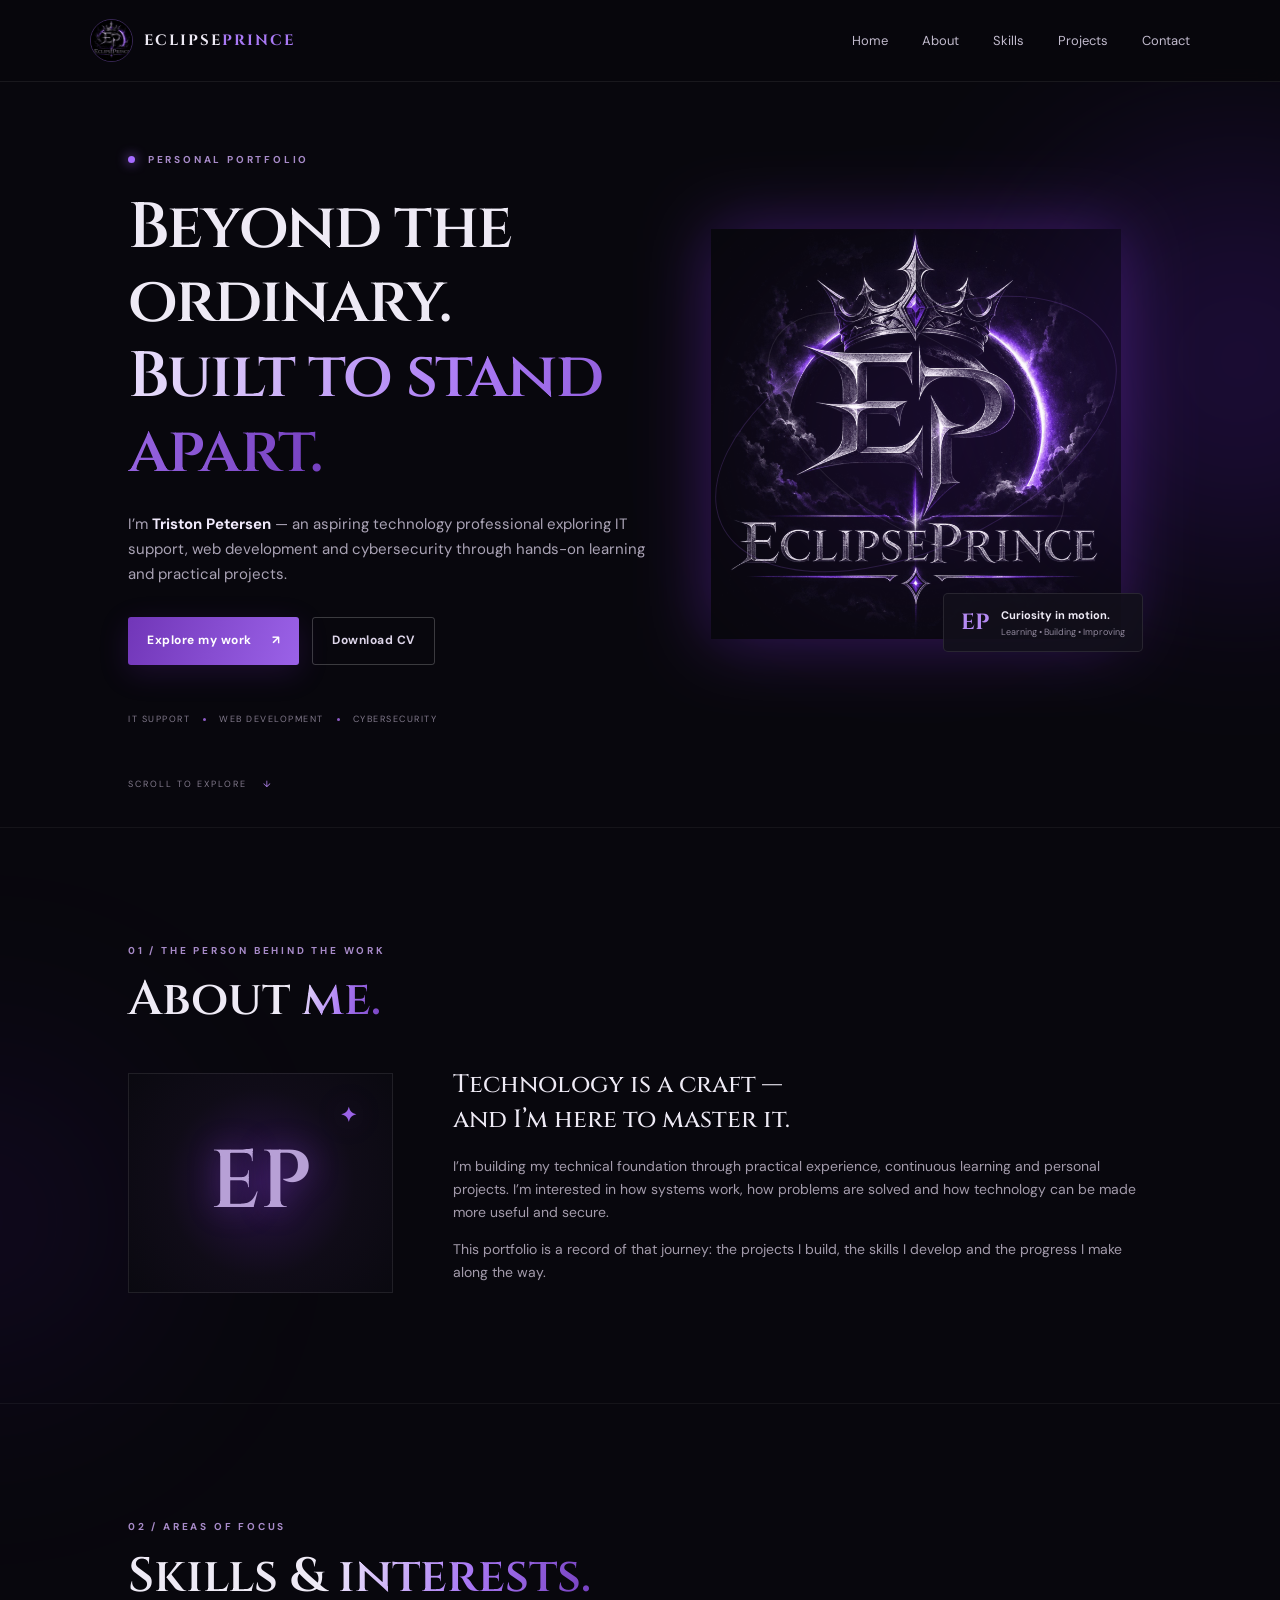
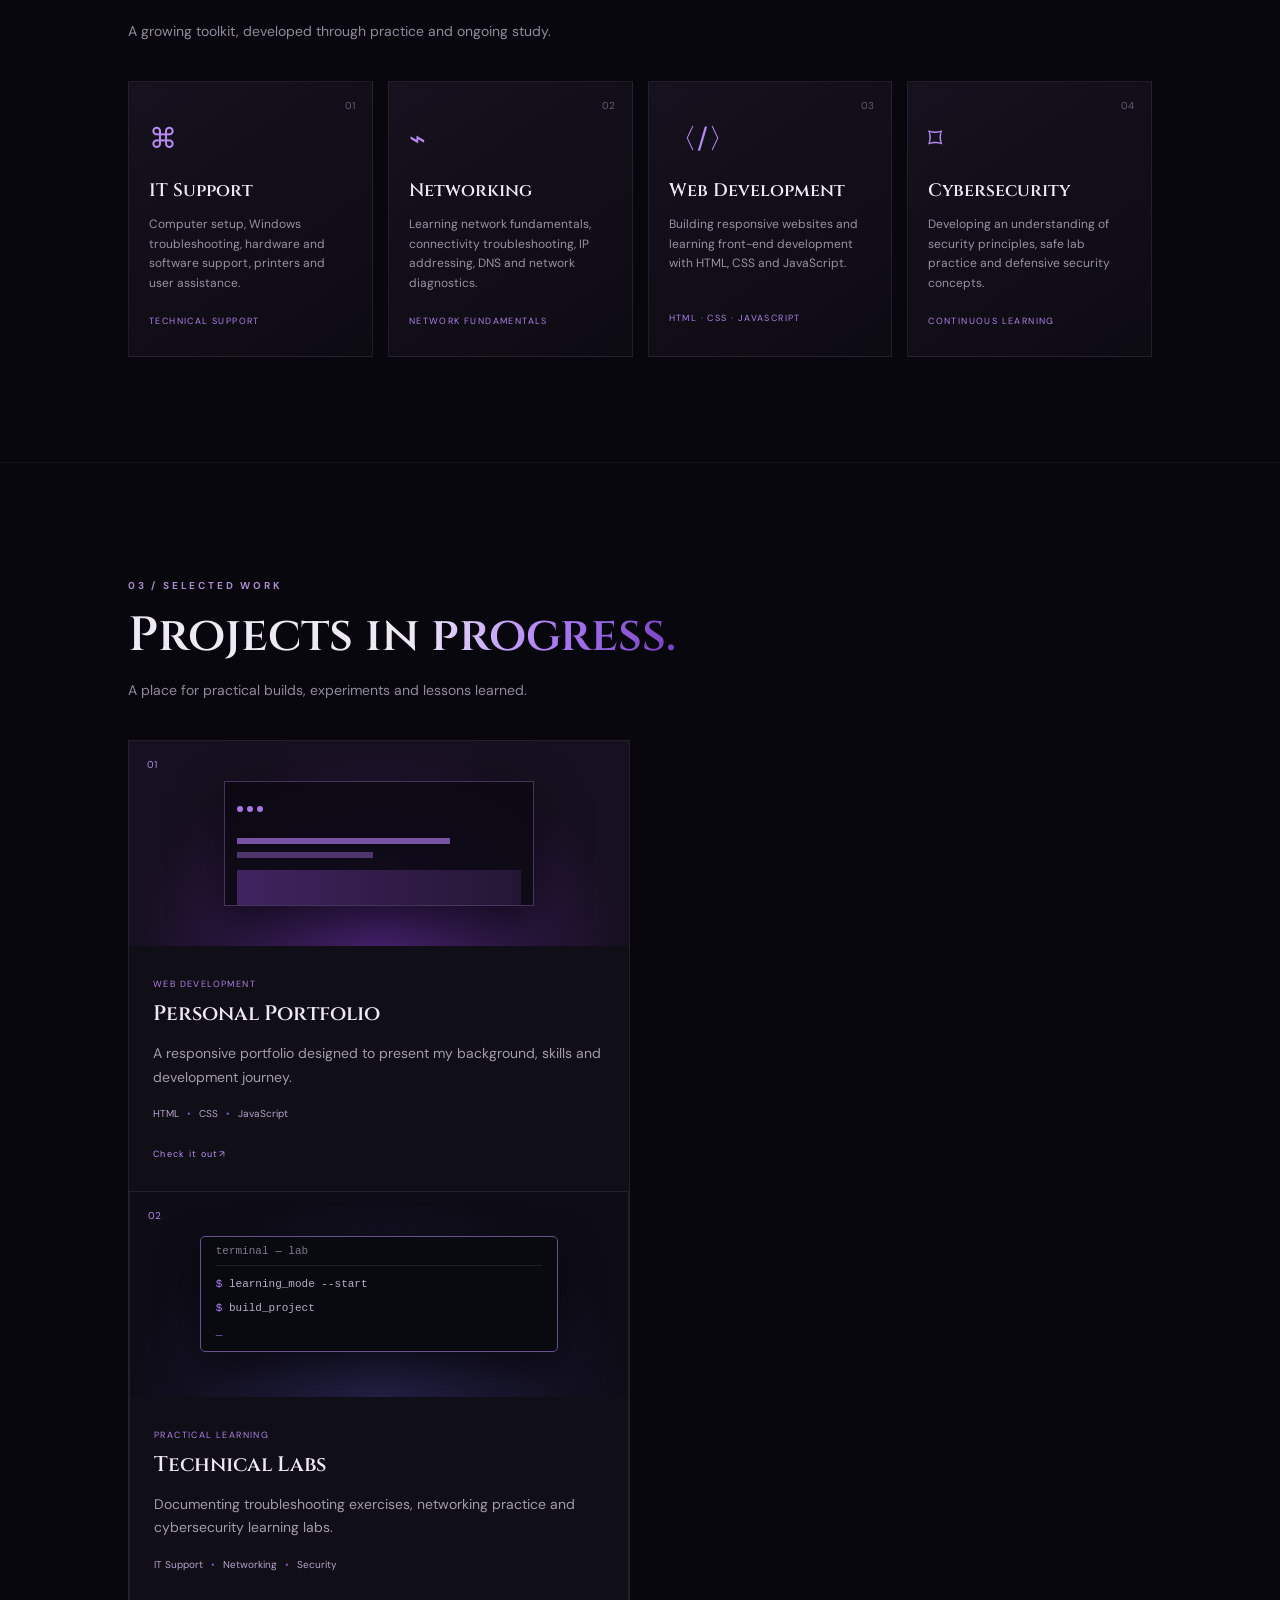
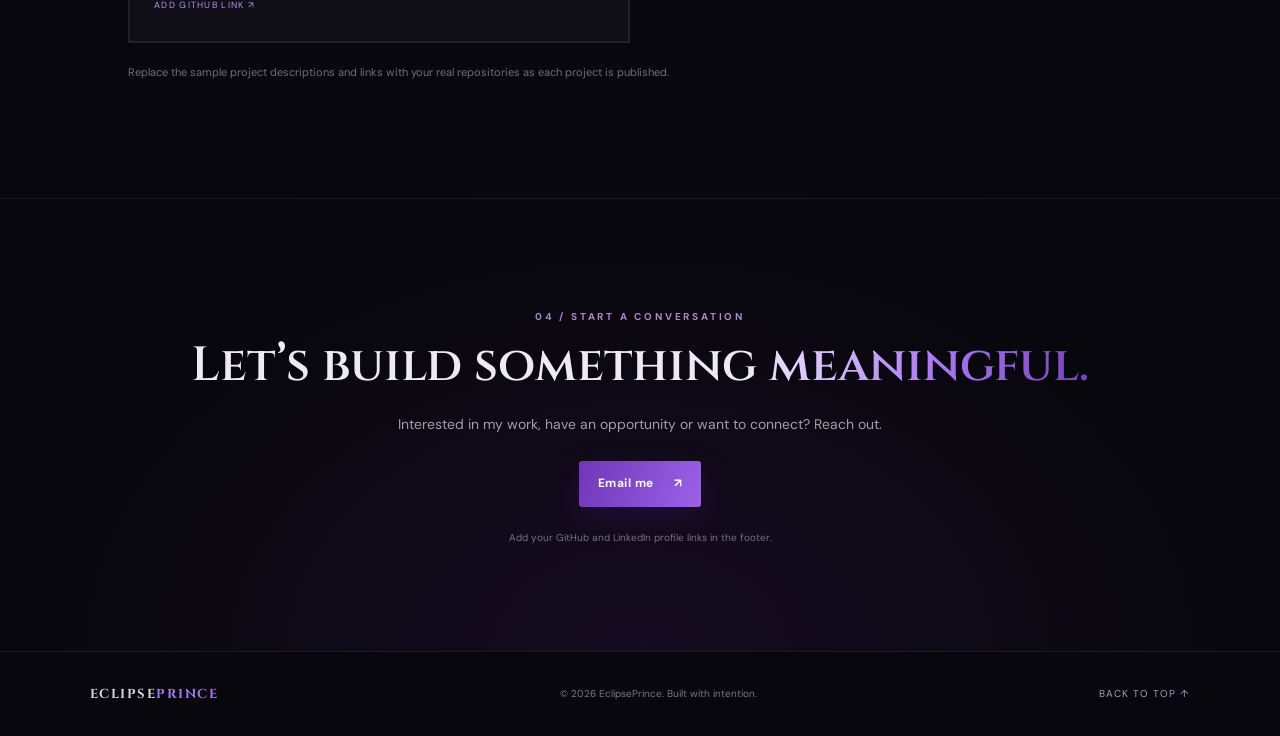
<file: index.html>
<!DOCTYPE html>
<html lang="en">
  <head>
    <meta charset="UTF-8">
    <meta name="viewport" content="width=device-width, initial-scale=1.0">
    <meta name="theme-color" content="#08070d">
    <meta name="description" content="EclipsePrince — personal portfolio showcasing IT, web development and cybersecurity interests and projects.">
    
    <title>EclipsePrince | Personal Portfolio</title>
    
    <link rel="preconnect" href="https://fonts.googleapis.com">
    <link rel="preconnect" href="https://fonts.gstatic.com" crossorigin>
    <link href="https://fonts.googleapis.com/css2?family=DM+Sans:wght@400;500;600;700&family=Cinzel:wght@500;600;700&display=swap" rel="stylesheet">
    <link rel="stylesheet" href="css/style.css">
    <script src="js/script.js" defer></script>
  </head>

  <body>
    <div class="ambient ambient-one"></div>
    <div class="ambient ambient-two"></div>

    <header class="site-header">
      
      <a class="brand" href="#home" aria-label="EclipsePrince home">
        <img src="images/eclipseprince-logo.png" alt="EclipsePrince crowned eclipse logo">
        <span>ECLIPSE<span class="purple">PRINCE</span></span>
      </a>
      
      <button class="menu-toggle" aria-label="Open navigation" aria-expanded="false">☰</button>
      
        <nav class="nav-links" aria-label="Main navigation">
          <a href="index.html">Home</a>
          <a href="about.html">About</a>
          <a href="skills.html">Skills</a>
          <a href="projects.html">Projects</a>
          <a href="contact.html" >Contact</a>
        </nav>
    </header>

    <main>
      <section class="hero section" id="home">
        <div class="hero-copy">
          <p class="eyebrow"><span class="status-dot"></span> PERSONAL PORTFOLIO</p>
          <h1>Beyond the ordinary.<br><span class="gradient-text">Built to stand apart.</span></h1>
          <p class="hero-intro">I’m <strong>Triston Petersen</strong> — an aspiring technology professional exploring IT support, web development and cybersecurity through hands-on learning and practical projects.</p>
          <div class="hero-actions">
            <a class="button button-primary" href="projects.html">Explore my work <span>↗</span></a>
            <a class="button button-quiet" href="Triston_Petersen_Professional_Resume-merged.pdf" download>Download CV</a>
          </div>
          <div class="hero-meta">
            <span>IT SUPPORT</span><i></i><span>WEB DEVELOPMENT</span><i></i><span>CYBERSECURITY</span>
          </div>
        </div>

        <div class="hero-art">
        <div class="orbit orbit-large"></div>
        <div class="orbit orbit-small"></div>
        <div class="logo-halo"></div>
        <img class="hero-logo" src="images/eclipseprince-logo.png" alt="EclipsePrince logo">
        <div class="art-caption"><span>EP</span><div><strong>Curiosity in motion.</strong><small>Learning • Building • Improving</small></div></div>
      </div>
      <a class="scroll-cue" href="#about">SCROLL TO EXPLORE <span>↓</span></a>
      </section>

      <section class="section content-section" id="about">
        <div class="section-heading">
          <p class="eyebrow">01 / THE PERSON BEHIND THE WORK</p>
          <h2>About <span class="gradient-text">me.</span></h2>
        </div>
        <div class="about-grid">
          <div class="about-mark">EP<span>✦</span></div>
          <div class="about-copy">
            <h3>Technology is a craft —<br>and I’m here to master it.</h3>
            <p>I’m building my technical foundation through practical experience, continuous learning and personal projects. I’m interested in how systems work, how problems are solved and how technology can be made more useful and secure.</p>
            <p>This portfolio is a record of that journey: the projects I build, the skills I develop and the progress I make along the way.</p>
          </div>
        </div>
      </section>

      <section class="section content-section" id="skills">
        <div class="section-heading">
          <p class="eyebrow">02 / AREAS OF FOCUS</p>
          <h2>Skills & <span class="gradient-text">interests.</span></h2>
          <p class="section-lead">A growing toolkit, developed through practice and ongoing study.</p>
        </div>
        <div class="skill-grid">
          <article class="skill-card"><span class="card-index">01</span><div class="skill-icon">⌘</div><h3>IT Support</h3><p>Computer setup, Windows troubleshooting, hardware and software support, printers and user assistance.</p><span class="skill-tag">TECHNICAL SUPPORT</span></article>
          <article class="skill-card"><span class="card-index">02</span><div class="skill-icon">⌁</div><h3>Networking</h3><p>Learning network fundamentals, connectivity troubleshooting, IP addressing, DNS and network diagnostics.</p><span class="skill-tag">NETWORK FUNDAMENTALS</span></article>
          <article class="skill-card"><span class="card-index">03</span><div class="skill-icon">〈/〉</div><h3>Web Development</h3><p>Building responsive websites and learning front-end development with HTML, CSS and JavaScript.</p><span class="skill-tag">HTML · CSS · JAVASCRIPT</span></article>
          <article class="skill-card"><span class="card-index">04</span><div class="skill-icon">⌑</div><h3>Cybersecurity</h3><p>Developing an understanding of security principles, safe lab practice and defensive security concepts.</p><span class="skill-tag">CONTINUOUS LEARNING</span></article>
        </div>
      </section>

      <section class="section content-section" id="projects">
      <div class="section-heading">
        <p class="eyebrow">03 / SELECTED WORK</p>
        <h2>Projects in <span class="gradient-text">progress.</span></h2>
        <p class="section-lead">A place for practical builds, experiments and lessons learned.</p>
      </div>
      <div class="project-grid">
        <article class="project-card">
          <div class="project-visual visual-web"><span>01</span><div class="window-ui"><b></b><b></b><b></b><div class="ui-line"></div><div class="ui-line short"></div><div class="ui-block"></div></div></div>
          <div class="project-info"><p class="project-type">WEB DEVELOPMENT</p><h3>Personal Portfolio</h3><p>A responsive portfolio designed to present my background, skills and development journey.</p><span class="tech-list">HTML <i>•</i> CSS <i>•</i> JavaScript</span><a href="https://github.com/EclipsePrince/personal-portfolio" class="project-link" aria-label="Add your repository link for Personal Portfolio">Check it out↗</a></div>
          <article class="project-card">
          <div class="project-visual visual-terminal"><span>02</span><div class="terminal-window"><div class="terminal-top">terminal — lab</div><p><em>$</em> learning_mode --start</p><p><em>$</em> build_project</p><p class="terminal-cursor">_</p></div></div>
          <div class="project-info"><p class="project-type">PRACTICAL LEARNING</p><h3>Technical Labs</h3><p>Documenting troubleshooting exercises, networking practice and cybersecurity learning labs.</p><span class="tech-list">IT Support <i>•</i> Networking <i>•</i> Security</span><a href="#" class="project-link" aria-label="Add your repository link for Technical Labs">ADD GITHUB LINK ↗</a></div>
        </article>
      </div>
      <p class="projects-note">Replace the sample project descriptions and links with your real repositories as each project is published.</p>
      </section>

      <section class="section contact-section" id="contact">
      <p class="eyebrow">04 / START A CONVERSATION</p>
      <h2>Let’s build something <span class="gradient-text">meaningful.</span></h2>
      <p>Interested in my work, have an opportunity or want to connect? Reach out.</p>
      <a class="button button-primary" href="obscureHabit@gmail.com">Email me <span>↗</span></a>
      <div class="social-placeholder">Add your GitHub and LinkedIn profile links in the footer.</div>
    </section>
  </main>

  <footer class="site-footer">
    <a class="footer-brand" href="#home">ECLIPSE<span class="purple">PRINCE</span></a>
    <span>© <span id="year"></span> EclipsePrince. Built with intention.</span>
    <a href="#home" class="back-top">BACK TO TOP ↑</a>
  </footer>    
</body>
</html>
</file>
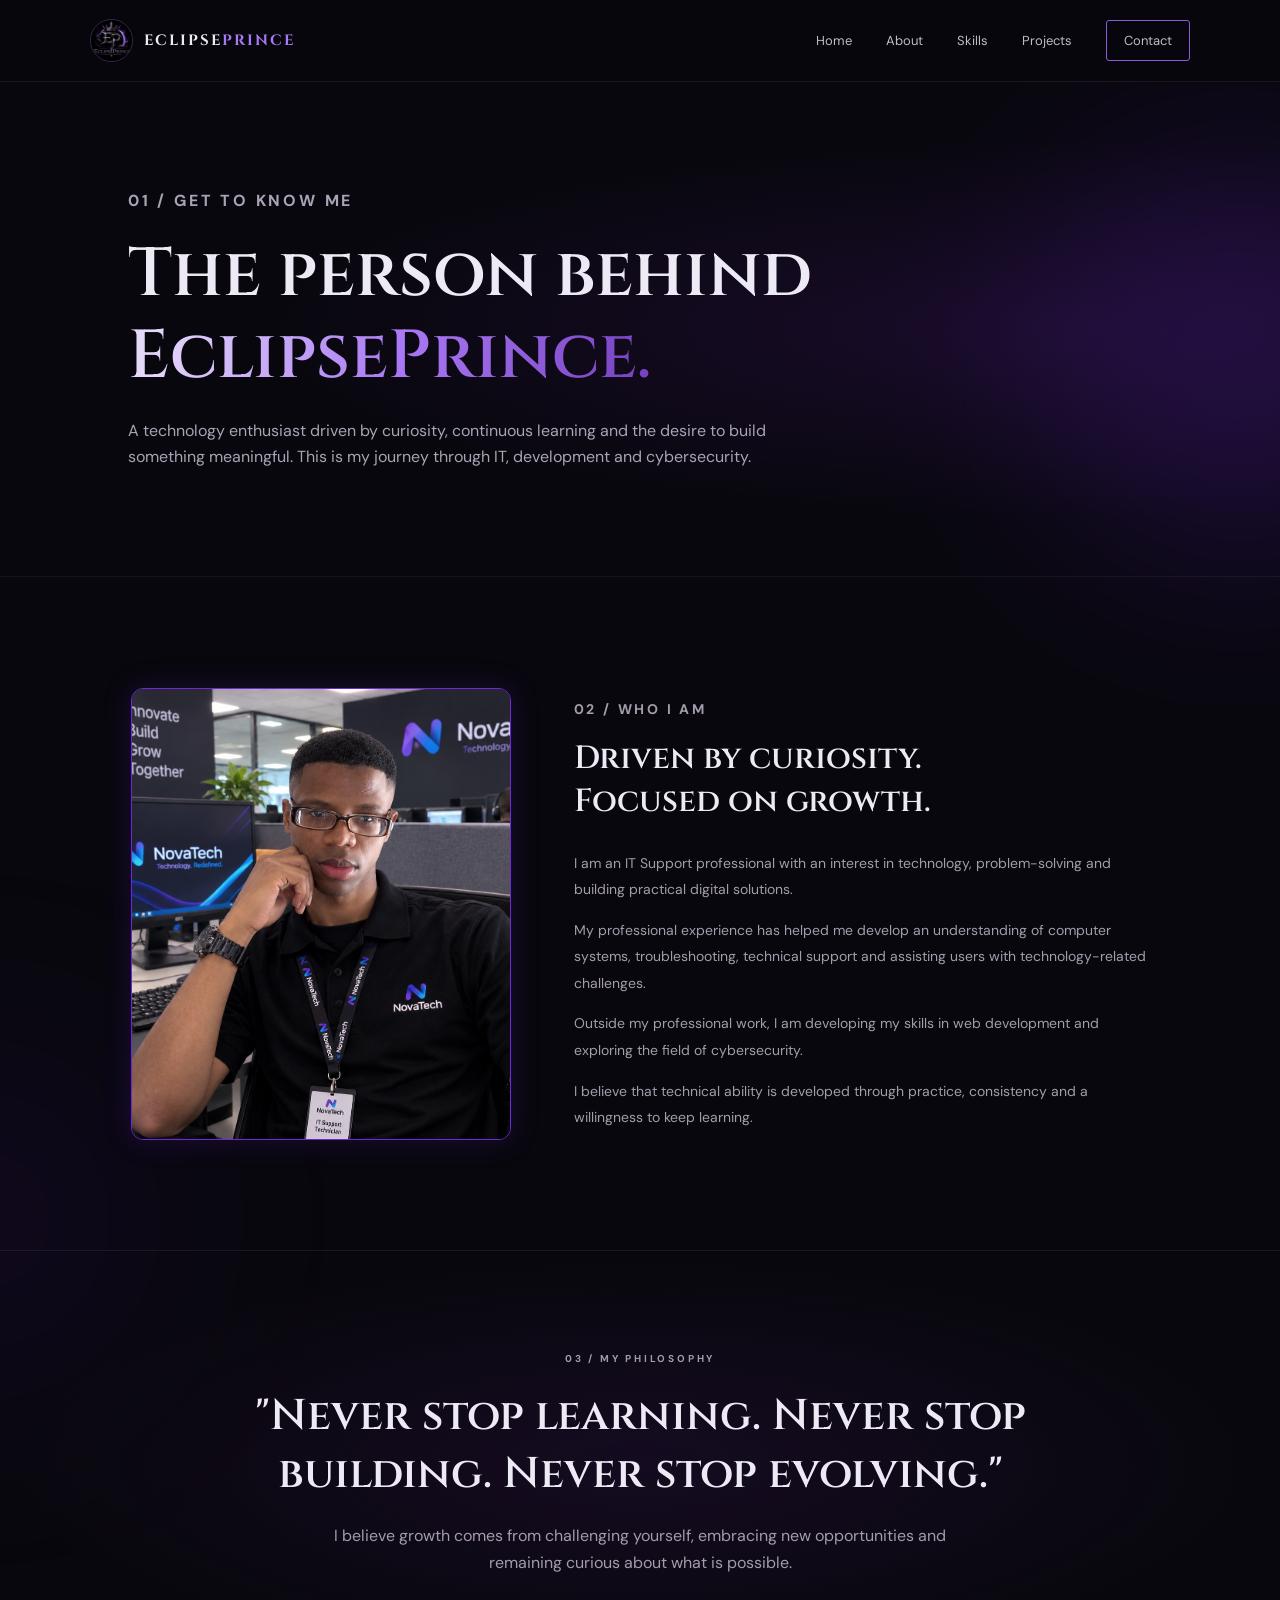
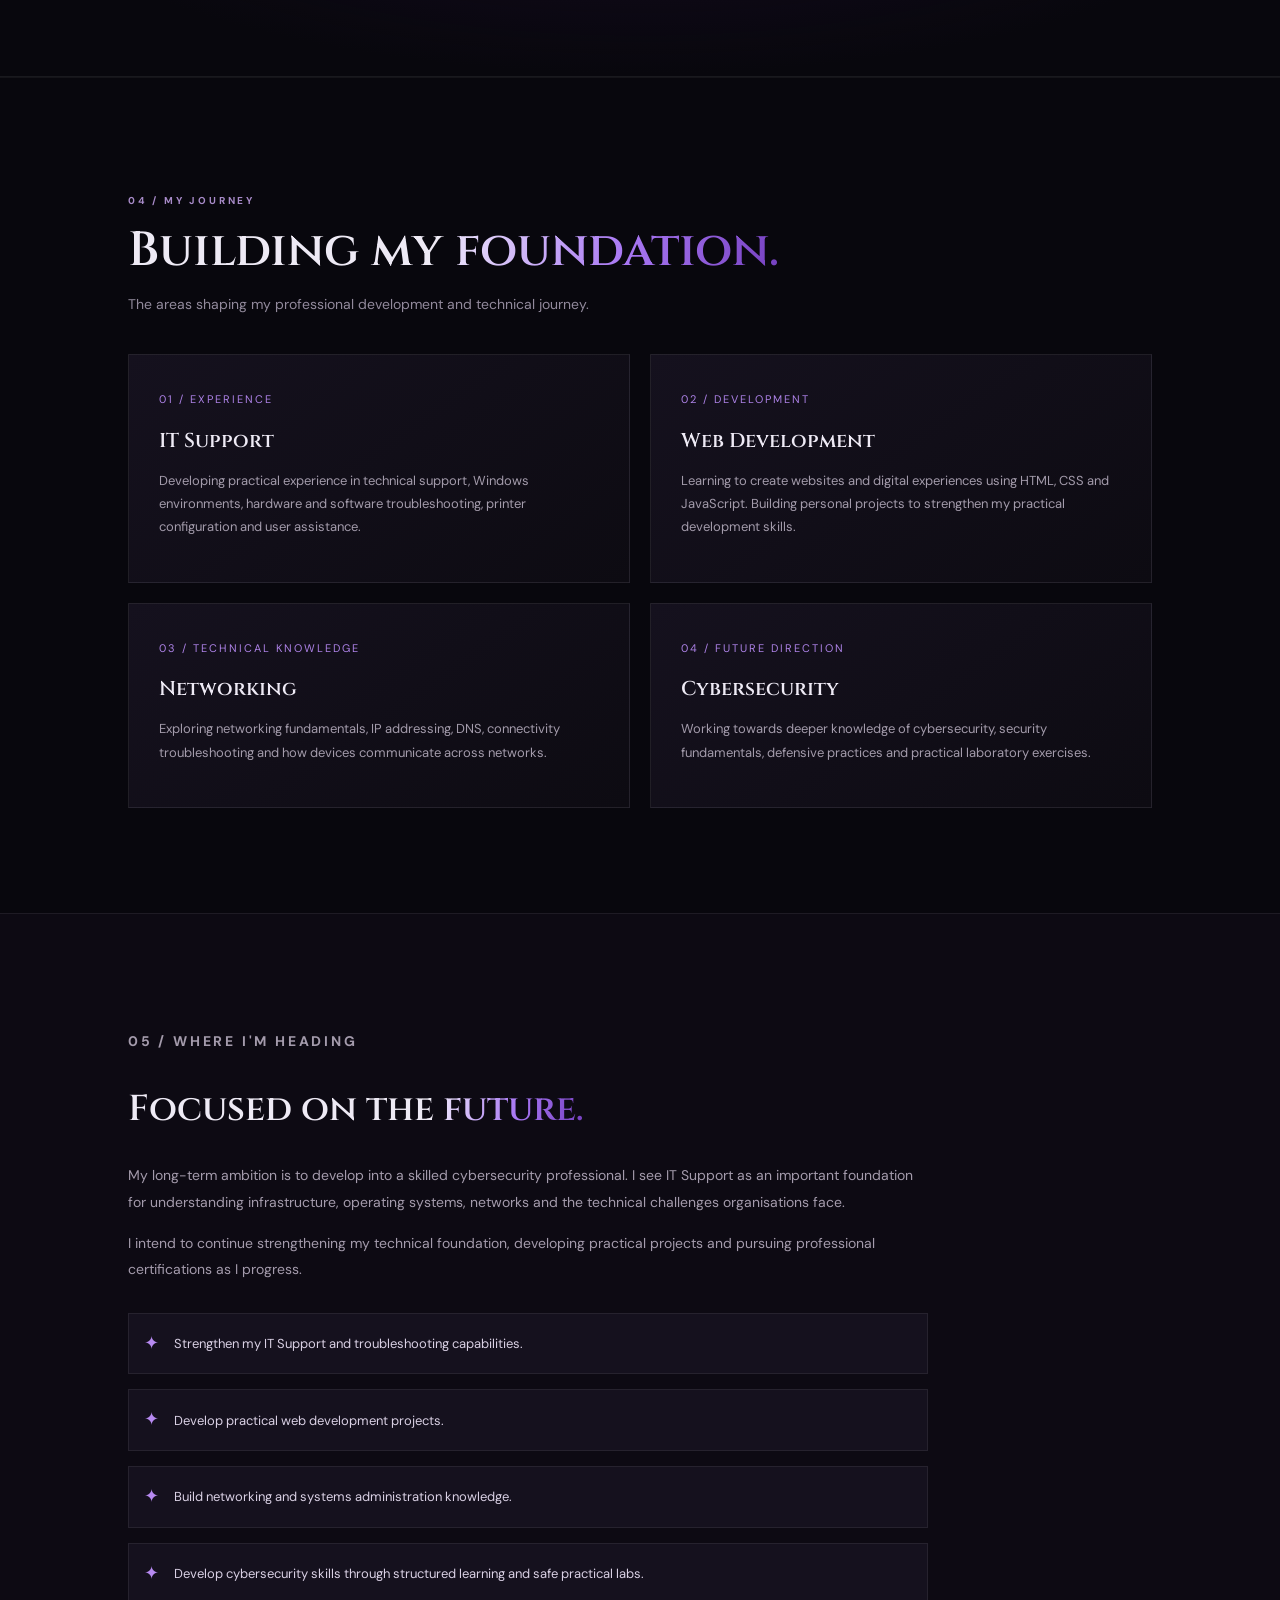
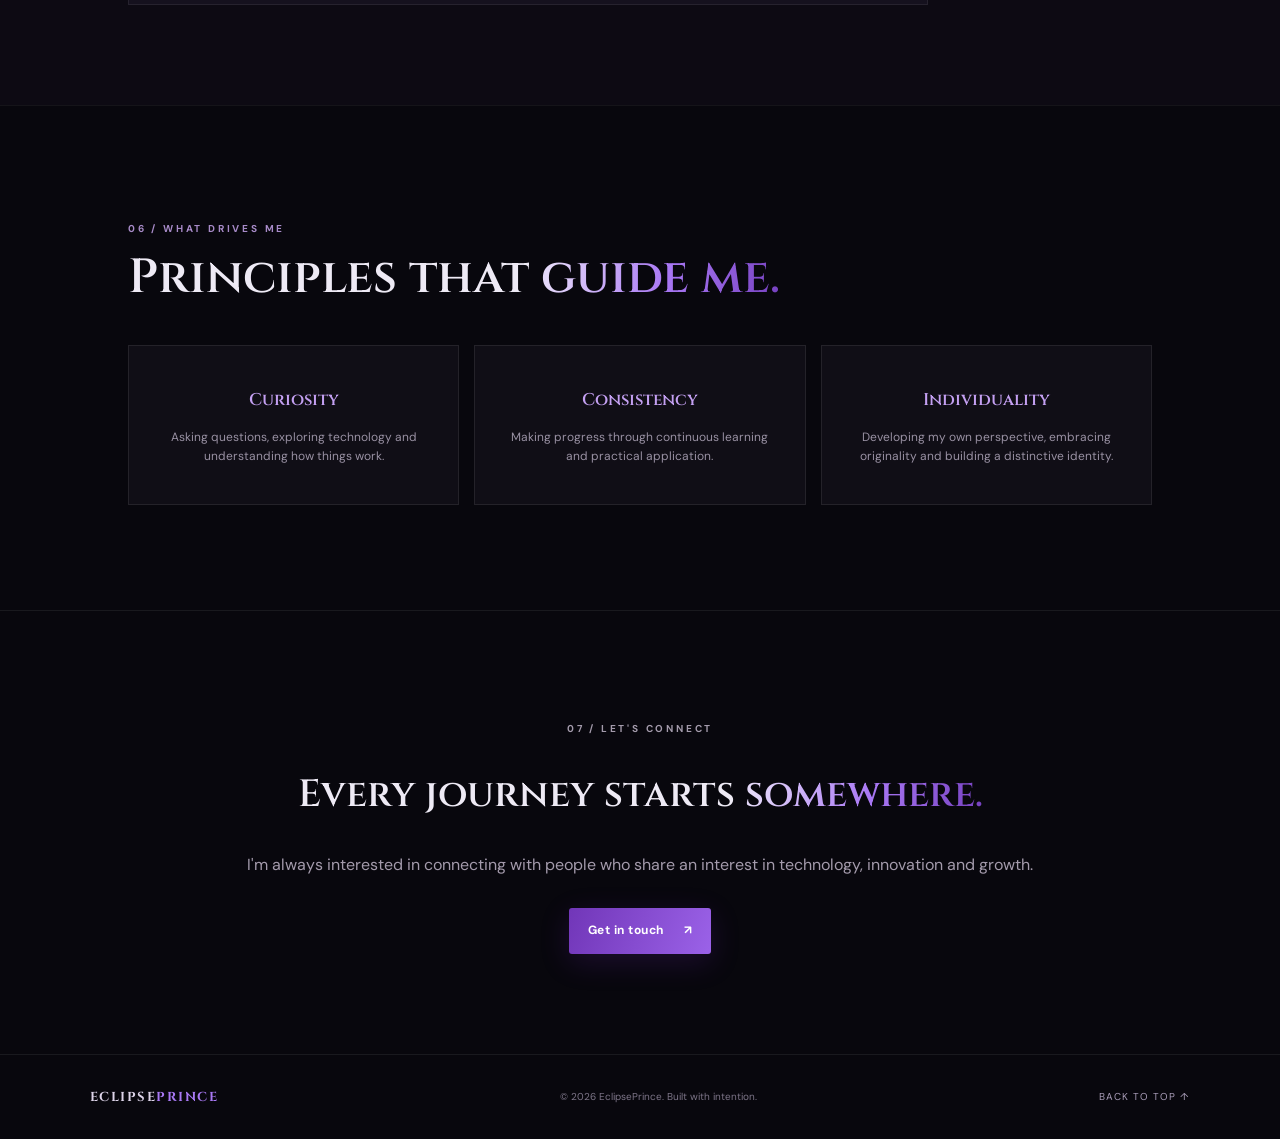
<file: about.html>
<!DOCTYPE html>
<html lang="en">

<head>

    <meta charset="UTF-8">

    <meta name="viewport"
          content="width=device-width, initial-scale=1.0">

    <meta name="theme-color" content="#08070d">

    <meta name="description"
          content="Discover the person behind EclipsePrince, an IT Support professional, aspiring developer and cybersecurity enthusiast.">

    <title>About Me | EclipsePrince</title>

    <!-- GOOGLE FONTS -->

    <link rel="preconnect" href="https://fonts.googleapis.com">

    <link rel="preconnect"
          href="https://fonts.gstatic.com"
          crossorigin>

    <link href="https://fonts.googleapis.com/css2?family=DM+Sans:wght@400;500;600;700&family=Cinzel:wght@500;600;700&display=swap"
          rel="stylesheet">

    <!-- MAIN STYLESHEET -->

    <link rel="stylesheet" href="css/style.css">

    <!-- JAVASCRIPT -->

    <script src="js/script.js" defer></script>

    <!-- ABOUT PAGE STYLES -->

    <style>

        /* ABOUT PAGE HERO */

        .about-hero {
            min-height: 480px;
            display: flex;
            align-items: center;
            position: relative;
            padding: 90px 10%;
            background:
                radial-gradient(
                    ellipse at 85% 50%,
                    #35145a66,
                    transparent 55%
                );
        }

        .about-hero-content {
            max-width: 850px;
        }

        .about-hero h1 {
            font: 600 clamp(42px, 6vw, 68px)/1.2 "Cinzel", serif;
            margin: 20px 0;
        }

        .about-hero p {
            max-width: 650px;
            color: #aaa3b5;
            font-size: 16px;
        }

        /* INTRODUCTION */

        .about-introduction {
            display: grid;
            grid-template-columns: 1fr 1.5fr;
            gap: 60px;
            align-items: center;
        }

         .about-portrait {
              width: 100%;
              max-width: 380px;
              margin: 0 auto;
              overflow: hidden;
              border: 1px solid #6D28D9;
              border-radius: 12px;
              box-shadow: 0 0 30px rgba(109, 40, 217, 0.2);
          }

          .profile-photo {
              display: block;
              width: 100%;
              height: 450px;
              object-fit: cover;
              object-position: center;
              filter: grayscale(15%);
              transition: transform 0.4s ease;
          }

            .profile-photo:hover {
                transform: scale(1.04);
            }
        .about-description h2 {
            font: 600 32px "Cinzel", serif;
            margin-top: 0;
        }

        .about-description p {
            color: #a49cac;
            font-size: 14px;
            line-height: 1.9;
        }

        /* PERSONAL PHILOSOPHY */

        .philosophy-section {
            text-align: center;
            padding: 100px 10%;
            border-top: 1px solid #ffffff12;
            border-bottom: 1px solid #ffffff12;
            background:
                radial-gradient(
                    ellipse at center,
                    #28113e66,
                    transparent 70%
                );
        }

        .philosophy-section h2 {
            font: 600 clamp(28px, 4vw, 43px) "Cinzel", serif;
            max-width: 850px;
            margin: 20px auto;
        }

        .philosophy-section p {
            color: #a49bac;
            max-width: 650px;
            margin: auto;
        }

        /* JOURNEY SECTION */

        .journey-grid {
            display: grid;
            grid-template-columns: repeat(2, 1fr);
            gap: 20px;
        }

        .journey-card {
            padding: 30px;
            background: linear-gradient(
                145deg,
                #15111e,
                #0d0b12
            );
            border: 1px solid #ffffff14;
            transition: .25s;
        }

        .journey-card:hover {
            transform: translateY(-5px);
            border-color: #9561d866;
        }

        .journey-number {
            color: #ad82e7;
            font-size: 11px;
            letter-spacing: 2px;
        }

        .journey-card h3 {
            font: 600 20px "Cinzel", serif;
            margin: 15px 0;
        }

        .journey-card p {
            color: #a39bab;
            font-size: 13px;
            line-height: 1.8;
        }

        /* CAREER GOALS */

        .career-section {
            padding: 100px 10%;
            background: #0d0a13;
            border-top: 1px solid #ffffff12;
        }

        .career-content {
            max-width: 800px;
        }

        .career-content h2 {
            font: 600 36px "Cinzel", serif;
        }

        .career-content p {
            color: #a49bac;
            font-size: 14px;
            line-height: 1.9;
        }

        .career-list {
            margin-top: 30px;
            display: grid;
            gap: 15px;
        }

        .career-item {
            display: flex;
            align-items: center;
            gap: 15px;
            padding: 15px;
            background: #15111e;
            border: 1px solid #ffffff12;
            color: #d9d0e4;
            font-size: 13px;
        }

        .career-item span {
            color: #b78af1;
            font-size: 18px;
        }

        /* PERSONAL VALUES */

        .values-grid {
            display: grid;
            grid-template-columns: repeat(3, 1fr);
            gap: 15px;
        }

        .value-card {
            padding: 25px;
            border: 1px solid #ffffff15;
            background: #100e16;
            text-align: center;
        }

        .value-card h3 {
            font: 600 17px "Cinzel", serif;
            color: #c4a0f2;
        }

        .value-card p {
            font-size: 12px;
            color: #9991a3;
        }

        /* ABOUT CTA */

        .about-cta {
            text-align: center;
            padding: 100px 10%;
            border-top: 1px solid #ffffff12;
        }

        .about-cta h2 {
            font: 600 38px "Cinzel", serif;
        }

        .about-cta p {
            color: #a49bac;
            margin-bottom: 30px;
        }

        /* RESPONSIVE DESIGN */

        @media(max-width: 900px) {

            .about-hero {
                padding: 80px 7%;
            }

            .about-introduction {
                gap: 30px;
            }

            .career-section {
                padding: 80px 7%;
            }

        }

        @media(max-width: 650px) {

            .about-hero {
                min-height: 400px;
                padding: 70px 6%;
            }

            .about-introduction {
                grid-template-columns: 1fr;
                gap: 30px;
            }

            .about-portrait {
                min-height: 260px;
            }

            .journey-grid {
                grid-template-columns: 1fr;
            }

            .values-grid {
                grid-template-columns: 1fr;
            }

            .philosophy-section,
            .career-section,
            .about-cta {
                padding: 75px 6%;
            }

            .about-description h2,
            .career-content h2,
            .about-cta h2 {
                font-size: 28px;
            }

        }

    </style>

</head>


<body>

    <!-- BACKGROUND EFFECTS -->

    <div class="ambient ambient-one"></div>

    <div class="ambient ambient-two"></div>


    <!-- =========================
         NAVIGATION
    ========================== -->

    <header class="site-header">

        <a class="brand" href="index.html">

            <img src="images/eclipseprince-logo.png"
                 alt="EclipsePrince Logo">

            <span>
                ECLIPSE<span class="purple">PRINCE</span>
            </span>

        </a>


        <button class="menu-toggle"
                aria-label="Open navigation"
                aria-expanded="false">

            ☰

        </button>


        <nav class="nav-links"
             aria-label="Main navigation">

            <a href="index.html">Home</a>

            <a href="about.html">About</a>

            <a href="skills.html">Skills</a>

            <a href="projects.html">Projects</a>

            <a href="contact.html"
               class="nav-contact">

                Contact

            </a>

        </nav>

    </header>



    <main>


        <!-- =========================
             ABOUT HERO
        ========================== -->

        <section class="about-hero">

            <div class="about-hero-content">

                <p class="eyebrow">

                    01 / GET TO KNOW ME

                </p>


                <h1>

                    The person behind

                    <span class="gradient-text">
                        EclipsePrince.
                    </span>

                </h1>


                <p>

                    A technology enthusiast driven by
                    curiosity, continuous learning and
                    the desire to build something meaningful.

                    This is my journey through IT,
                    development and cybersecurity.

                </p>

            </div>

        </section>



        <!-- =========================
             PERSONAL INTRODUCTION
        ========================== -->

        <section class="section content-section">

            <div class="about-introduction">


                <!-- BRAND LOGO -->

                
                <div class="about-portrait">
                    <img
                        src="images/file_00000000cfe88208b1ed5e44e0b7ff38.png"
                        alt="Portrait of EclipsePrince"
                        class="profile-photo"
                    >
                </div>

              
                <!-- PERSONAL INFORMATION -->

                <div class="about-description">

                    <p class="eyebrow">

                        02 / WHO I AM

                    </p>


                    <h2>

                        Driven by curiosity.

                        <br>

                        Focused on growth.

                    </h2>


                    <p>

                        I am an IT Support professional
                        with an interest in technology,
                        problem-solving and building
                        practical digital solutions.

                    </p>


                    <p>

                        My professional experience has
                        helped me develop an understanding
                        of computer systems, troubleshooting,
                        technical support and assisting
                        users with technology-related
                        challenges.

                    </p>


                    <p>

                        Outside my professional work,
                        I am developing my skills in
                        web development and exploring
                        the field of cybersecurity.

                    </p>


                    <p>

                        I believe that technical ability
                        is developed through practice,
                        consistency and a willingness
                        to keep learning.

                    </p>

                </div>

            </div>

        </section>



        <!-- =========================
             PERSONAL PHILOSOPHY
        ========================== -->

        <section class="philosophy-section">

            <p class="eyebrow">

                03 / MY PHILOSOPHY

            </p>


            <h2>

                "Never stop learning.
                Never stop building.
                Never stop evolving."

            </h2>


            <p>

                I believe growth comes from challenging
                yourself, embracing new opportunities
                and remaining curious about what
                is possible.

            </p>

        </section>



        <!-- =========================
             PROFESSIONAL JOURNEY
        ========================== -->

        <section class="section content-section">

            <div class="section-heading">

                <p class="eyebrow">

                    04 / MY JOURNEY

                </p>


                <h2>

                    Building my

                    <span class="gradient-text">
                        foundation.
                    </span>

                </h2>


                <p class="section-lead">

                    The areas shaping my professional
                    development and technical journey.

                </p>

            </div>



            <div class="journey-grid">


                <!-- EXPERIENCE -->

                <article class="journey-card">

                    <span class="journey-number">

                        01 / EXPERIENCE

                    </span>


                    <h3>

                        IT Support

                    </h3>


                    <p>

                        Developing practical experience
                        in technical support, Windows
                        environments, hardware and software
                        troubleshooting, printer configuration
                        and user assistance.

                    </p>

                </article>



                <!-- DEVELOPMENT -->

                <article class="journey-card">

                    <span class="journey-number">

                        02 / DEVELOPMENT

                    </span>


                    <h3>

                        Web Development

                    </h3>


                    <p>

                        Learning to create websites and
                        digital experiences using HTML,
                        CSS and JavaScript. Building
                        personal projects to strengthen
                        my practical development skills.

                    </p>

                </article>



                <!-- NETWORKING -->

                <article class="journey-card">

                    <span class="journey-number">

                        03 / TECHNICAL KNOWLEDGE

                    </span>


                    <h3>

                        Networking

                    </h3>


                    <p>

                        Exploring networking fundamentals,
                        IP addressing, DNS, connectivity
                        troubleshooting and how devices
                        communicate across networks.

                    </p>

                </article>



                <!-- CYBERSECURITY -->

                <article class="journey-card">

                    <span class="journey-number">

                        04 / FUTURE DIRECTION

                    </span>


                    <h3>

                        Cybersecurity

                    </h3>


                    <p>

                        Working towards deeper knowledge
                        of cybersecurity, security
                        fundamentals, defensive practices
                        and practical laboratory exercises.

                    </p>

                </article>


            </div>

        </section>



        <!-- =========================
             CAREER OBJECTIVES
        ========================== -->

        <section class="career-section">

            <div class="career-content">

                <p class="eyebrow">

                    05 / WHERE I'M HEADING

                </p>


                <h2>

                    Focused on the

                    <span class="gradient-text">
                        future.
                    </span>

                </h2>


                <p>

                    My long-term ambition is to develop
                    into a skilled cybersecurity
                    professional.

                    I see IT Support as an important
                    foundation for understanding
                    infrastructure, operating systems,
                    networks and the technical challenges
                    organisations face.

                </p>


                <p>

                    I intend to continue strengthening
                    my technical foundation, developing
                    practical projects and pursuing
                    professional certifications as
                    I progress.

                </p>



                <div class="career-list">


                    <div class="career-item">

                        <span>✦</span>

                        Strengthen my IT Support and
                        troubleshooting capabilities.

                    </div>


                    <div class="career-item">

                        <span>✦</span>

                        Develop practical web development
                        projects.

                    </div>


                    <div class="career-item">

                        <span>✦</span>

                        Build networking and systems
                        administration knowledge.

                    </div>


                    <div class="career-item">

                        <span>✦</span>

                        Develop cybersecurity skills
                        through structured learning
                        and safe practical labs.

                    </div>


                </div>

            </div>

        </section>



        <!-- =========================
             PERSONAL VALUES
        ========================== -->

        <section class="section content-section">

            <div class="section-heading">

                <p class="eyebrow">

                    06 / WHAT DRIVES ME

                </p>


                <h2>

                    Principles that

                    <span class="gradient-text">
                        guide me.
                    </span>

                </h2>

            </div>



            <div class="values-grid">


                <article class="value-card">

                    <h3>Curiosity</h3>

                    <p>

                        Asking questions, exploring
                        technology and understanding
                        how things work.

                    </p>

                </article>



                <article class="value-card">

                    <h3>Consistency</h3>

                    <p>

                        Making progress through
                        continuous learning and
                        practical application.

                    </p>

                </article>



                <article class="value-card">

                    <h3>Individuality</h3>

                    <p>

                        Developing my own perspective,
                        embracing originality and
                        building a distinctive identity.

                    </p>

                </article>


            </div>

        </section>



        <!-- =========================
             CONTACT CTA
        ========================== -->

        <section class="about-cta">

            <p class="eyebrow">

                07 / LET'S CONNECT

            </p>


            <h2>

                Every journey starts

                <span class="gradient-text">
                    somewhere.
                </span>

            </h2>


            <p>

                I'm always interested in connecting
                with people who share an interest
                in technology, innovation and growth.

            </p>


            <a href="contact.html"
               class="button button-primary">

                Get in touch

                <span>↗</span>

            </a>

        </section>


    </main>



    <!-- =========================
         FOOTER
    ========================== -->

    <footer class="site-footer">
      <a class="footer-brand" href="#index.html">ECLIPSE<span class="purple">PRINCE</span></a>
      <span>© <span id="year"></span> EclipsePrince. Built with intention.</span>
      <a href="about.html" class="back-top">BACK TO TOP ↑</a>
    </footer>    
</body>
</html>
</file>
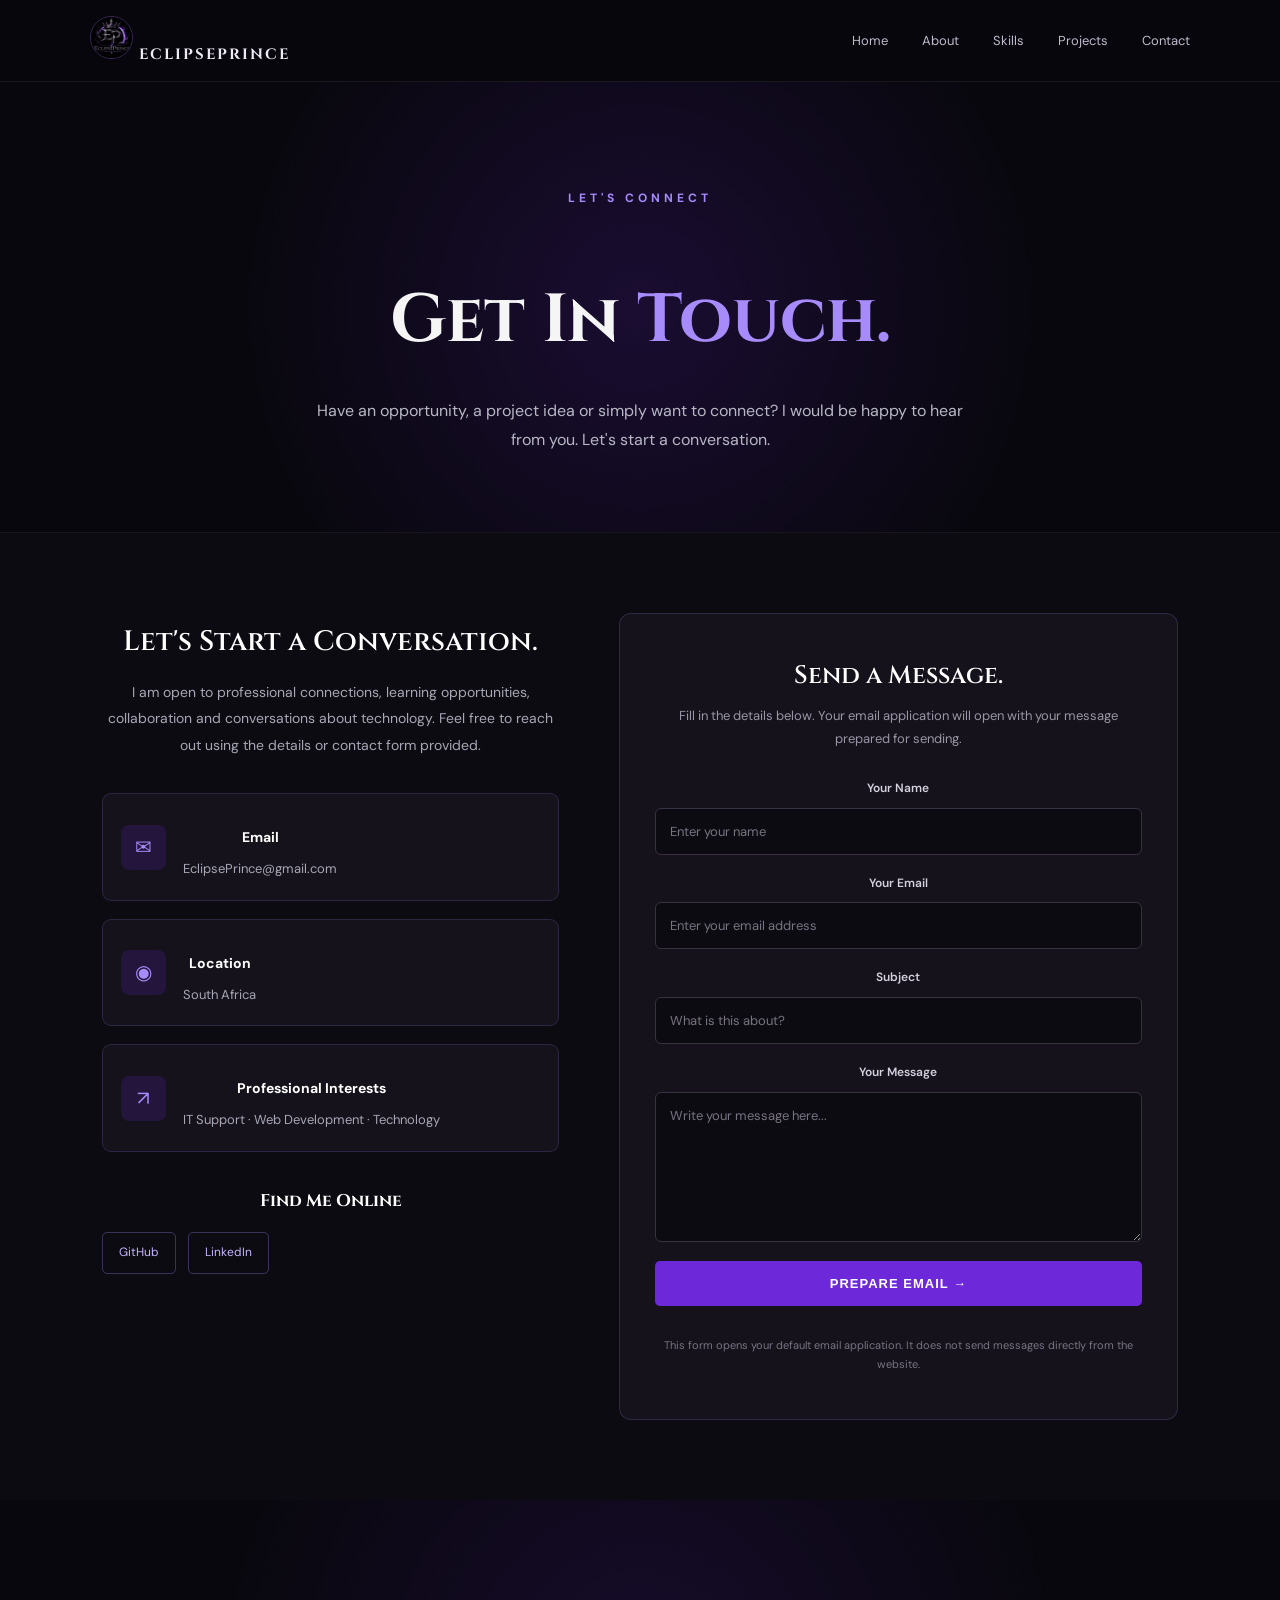
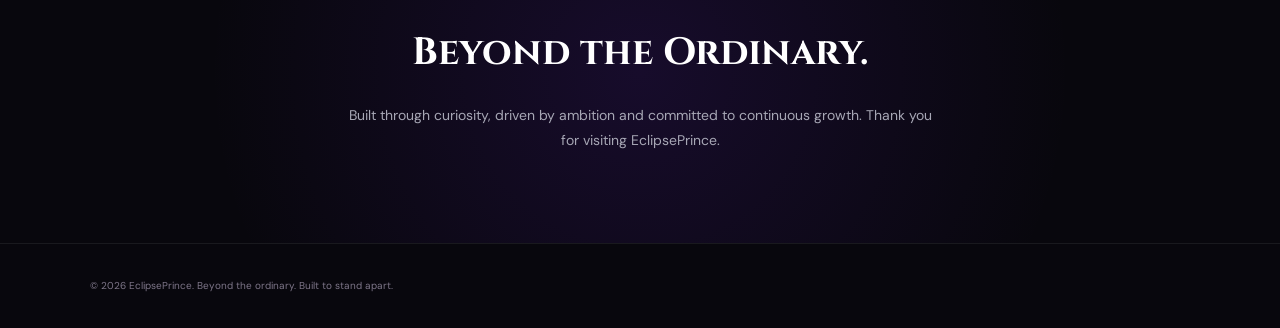
<file: contact.html>
<!DOCTYPE html>
<html lang="en">

<head>

    <meta charset="UTF-8">
    <meta name="viewport" content="width=device-width, initial-scale=1.0">

    <title>Contact | EclipsePrince</title>

    <meta name="description" content="Get in touch with EclipsePrince for professional connections, opportunities and collaboration.">

    <link rel="stylesheet" href="css/style.css">

    <link rel="preconnect" href="https://fonts.googleapis.com">
    <link rel="preconnect" href="https://fonts.gstatic.com" crossorigin>

    <link href="https://fonts.googleapis.com/css2?family=Cinzel:wght@400;500;600;700&family=DM+Sans:wght@400;500;600;700&display=swap" rel="stylesheet">


    <style>

        /* =========================
           CONTACT HERO
        ========================= */

        .contact-hero {
            min-height: 50vh;
            display: flex;
            align-items: center;
            justify-content: center;
            text-align: center;
            padding: 100px 8% 70px;

            background:
                radial-gradient(
                    circle at center,
                    rgba(109, 40, 217, 0.18),
                    transparent 60%
                );
        }

        .contact-hero-content {
            max-width: 800px;
        }

        .contact-label {
            color: #A78BFA;
            text-transform: uppercase;
            letter-spacing: 4px;
            font-size: 12px;
            font-weight: 700;
            margin-bottom: 20px;
        }

        .contact-hero h1 {
            font-family: 'Cinzel', serif;
            font-size: clamp(36px, 6vw, 68px);
            color: #F5F5F5;
            margin-bottom: 20px;
        }

        .contact-hero h1 span {
            color: #A78BFA;
        }

        .contact-hero p {
            color: #B8B8C5;
            font-size: 16px;
            line-height: 1.8;
            max-width: 650px;
            margin: 0 auto;
        }


        /* =========================
           CONTACT SECTION
        ========================= */

        .contact-section {
            padding: 80px 8%;
            background: #0D0B12;
        }

        .contact-container {
            display: grid;
            grid-template-columns: 0.9fr 1.1fr;
            gap: 60px;
            max-width: 1150px;
            margin: 0 auto;
        }


        /* =========================
           CONTACT INFORMATION
        ========================= */

        .contact-information h2 {
            font-family: 'Cinzel', serif;
            color: #FFFFFF;
            font-size: 28px;
            margin-bottom: 20px;
        }

        .contact-information > p {
            color: #A7A7B5;
            font-size: 14px;
            line-height: 1.9;
            margin-bottom: 35px;
        }

        .contact-details {
            display: grid;
            gap: 18px;
        }

        .contact-detail {
            display: flex;
            align-items: center;
            gap: 17px;
            padding: 18px;
            background: #15121C;
            border: 1px solid rgba(167, 139, 250, 0.16);
            border-radius: 9px;
            transition: 0.3s ease;
        }

        .contact-detail:hover {
            border-color: #7C3AED;
            transform: translateX(5px);
        }

        .contact-icon {
            min-width: 45px;
            height: 45px;
            display: flex;
            align-items: center;
            justify-content: center;
            background: rgba(109, 40, 217, 0.16);
            border-radius: 8px;
            color: #A78BFA;
            font-size: 20px;
        }

        .contact-detail h3 {
            color: #FFFFFF;
            font-size: 14px;
            margin-bottom: 6px;
        }

        .contact-detail a {
            color: #A7A7B5;
            font-size: 13px;
            text-decoration: none;
            overflow-wrap: anywhere;
            transition: 0.3s ease;
        }

        .contact-detail a:hover {
            color: #A78BFA;
        }


        /* =========================
           SOCIAL LINKS
        ========================= */

        .social-section {
            margin-top: 35px;
        }

        .social-section h3 {
            color: #FFFFFF;
            font-family: 'Cinzel', serif;
            font-size: 17px;
            margin-bottom: 17px;
        }

        .social-links {
            display: flex;
            flex-wrap: wrap;
            gap: 12px;
        }

        .social-links a {
            display: inline-block;
            color: #C4B5FD;
            text-decoration: none;
            border: 1px solid rgba(167, 139, 250, 0.3);
            padding: 10px 16px;
            border-radius: 5px;
            font-size: 12px;
            transition: 0.3s ease;
        }

        .social-links a:hover {
            background: #6D28D9;
            border-color: #6D28D9;
            color: #FFFFFF;
        }


        /* =========================
           CONTACT FORM
        ========================= */

        .contact-form-container {
            background: #15121C;
            border: 1px solid rgba(167, 139, 250, 0.18);
            border-radius: 12px;
            padding: 35px;
        }

        .contact-form-container h2 {
            font-family: 'Cinzel', serif;
            color: #FFFFFF;
            font-size: 25px;
            margin-bottom: 12px;
        }

        .contact-form-container > p {
            color: #9996A5;
            font-size: 13px;
            line-height: 1.8;
            margin-bottom: 28px;
        }

        .contact-form {
            display: flex;
            flex-direction: column;
            gap: 19px;
        }

        .form-group {
            display: flex;
            flex-direction: column;
            gap: 9px;
        }

        .form-group label {
            color: #D4D0DE;
            font-size: 12px;
            font-weight: 600;
        }

        .form-group input,
        .form-group textarea {
            width: 100%;
            padding: 14px;
            background: #0D0B12;
            border: 1px solid #393142;
            border-radius: 6px;
            color: #FFFFFF;
            font-family: 'DM Sans', sans-serif;
            font-size: 13px;
            outline: none;
            transition: 0.3s ease;
        }

        .form-group input:focus,
        .form-group textarea:focus {
            border-color: #8B5CF6;
            box-shadow: 0 0 0 2px rgba(109, 40, 217, 0.12);
        }

        .form-group textarea {
            min-height: 150px;
            resize: vertical;
        }

        .form-group input::placeholder,
        .form-group textarea::placeholder {
            color: #777381;
        }

        .submit-button {
            padding: 15px 25px;
            background: #6D28D9;
            border: none;
            border-radius: 5px;
            color: #FFFFFF;
            font-size: 13px;
            font-weight: 700;
            letter-spacing: 1px;
            cursor: pointer;
            transition: 0.3s ease;
        }

        .submit-button:hover {
            background: #7C3AED;
            transform: translateY(-3px);
        }

        .form-note {
            color: #777381;
            font-size: 11px;
            line-height: 1.7;
        }


        /* =========================
           CONTACT CTA
        ========================= */

        .contact-cta {
            padding: 90px 8%;
            text-align: center;

            background:
                radial-gradient(
                    circle at center,
                    rgba(109, 40, 217, 0.15),
                    transparent 65%
                );
        }

        .contact-cta h2 {
            font-family: 'Cinzel', serif;
            color: #FFFFFF;
            font-size: clamp(25px, 4vw, 38px);
            margin-bottom: 18px;
        }

        .contact-cta p {
            color: #A7A7B5;
            font-size: 14px;
            line-height: 1.8;
            max-width: 600px;
            margin: 0 auto;
        }


        /* =========================
           RESPONSIVE DESIGN
        ========================= */

        @media (max-width: 850px) {

            .contact-container {
                grid-template-columns: 1fr;
                gap: 45px;
            }

        }

        @media (max-width: 550px) {

            .contact-hero {
                min-height: 42vh;
                padding-top: 90px;
            }

            .contact-form-container {
                padding: 23px;
            }

            .contact-information h2 {
                font-size: 24px;
            }

            .contact-form-container h2 {
                font-size: 22px;
            }

        }

    </style>

</head>


<body>


    <!-- =========================
         NAVIGATION
    ========================= -->

    <header class="site-header">

        <div class="brand">

            <a href="index.html">

                <img
                    src="images/eclipseprince-logo.png"
                    alt="EclipsePrince Logo"
                >

                <span>ECLIPSEPRINCE</span>

            </a>

        </div>


        <button
            class="menu-toggle"
            aria-label="Open navigation"
            aria-expanded="false"
        >
            ☰
        </button>


        <nav class="nav-links">

            <a href="index.html">Home</a>

            <a href="about.html">About</a>

            <a href="skills.html">Skills</a>

            <a href="projects.html">Projects</a>

            <a href="contact.html" class="active">Contact</a>

        </nav>

    </header>



    <!-- =========================
         HERO SECTION
    ========================= -->

    <section class="contact-hero">

        <div class="contact-hero-content">

            <div class="contact-label">
                Let's Connect
            </div>

            <h1>
                Get In <span>Touch.</span>
            </h1>

            <p>
                Have an opportunity, a project idea or simply want
                to connect? I would be happy to hear from you.

                Let's start a conversation.
            </p>

        </div>

    </section>



    <!-- =========================
         CONTACT INFORMATION & FORM
    ========================= -->

    <section class="contact-section">

        <div class="contact-container">


            <!-- CONTACT INFORMATION -->

            <div class="contact-information">

                <h2>Let's Start a Conversation.</h2>

                <p>
                    I am open to professional connections,
                    learning opportunities, collaboration
                    and conversations about technology.

                    Feel free to reach out using the details
                    or contact form provided.
                </p>


                <div class="contact-details">


                    <!-- EMAIL -->

                    <div class="contact-detail">

                        <div class="contact-icon">
                            ✉
                        </div>

                        <div>

                            <h3>Email</h3>

                            <a href="mailto:EclipsePrince@gmail.com">
                                EclipsePrince@gmail.com
                            </a>

                        </div>

                    </div>


                    <!-- LOCATION -->

                    <div class="contact-detail">

                        <div class="contact-icon">
                            ◉
                        </div>

                        <div>

                            <h3>Location</h3>

                            <span style="color:#A7A7B5;font-size:13px;">
                                South Africa
                            </span>

                        </div>

                    </div>


                    <!-- AVAILABILITY -->

                    <div class="contact-detail">

                        <div class="contact-icon">
                            ↗
                        </div>

                        <div>

                            <h3>Professional Interests</h3>

                            <span style="color:#A7A7B5;font-size:13px;">
                                IT Support · Web Development · Technology
                            </span>

                        </div>

                    </div>


                </div>


                <!-- SOCIAL LINKS -->

                <div class="social-section">

                    <h3>Find Me Online</h3>

                    <div class="social-links">

                        <a
                            href="https://github.com/YOUR_USERNAME"
                            target="_blank"
                            rel="noopener noreferrer"
                        >
                            GitHub
                        </a>

                        <a
                            href="https://www.linkedin.com/in/YOUR_LINKEDIN/"
                            target="_blank"
                            rel="noopener noreferrer"
                        >
                            LinkedIn
                        </a>

                    </div>

                </div>

            </div>



            <!-- CONTACT FORM -->

            <div class="contact-form-container">

                <h2>Send a Message.</h2>

                <p>
                    Fill in the details below.
                    Your email application will open with
                    your message prepared for sending.
                </p>


                <form class="contact-form" id="contactForm">


                    <div class="form-group">

                        <label for="name">
                            Your Name
                        </label>

                        <input
                            type="text"
                            id="name"
                            name="name"
                            placeholder="Enter your name"
                            required
                        >

                    </div>


                    <div class="form-group">

                        <label for="email">
                            Your Email
                        </label>

                        <input
                            type="email"
                            id="email"
                            name="email"
                            placeholder="Enter your email address"
                            required
                        >

                    </div>


                    <div class="form-group">

                        <label for="subject">
                            Subject
                        </label>

                        <input
                            type="text"
                            id="subject"
                            name="subject"
                            placeholder="What is this about?"
                            required
                        >

                    </div>


                    <div class="form-group">

                        <label for="message">
                            Your Message
                        </label>

                        <textarea
                            id="message"
                            name="message"
                            placeholder="Write your message here..."
                            required
                        ></textarea>

                    </div>


                    <button
                        type="submit"
                        class="submit-button"
                    >
                        PREPARE EMAIL →
                    </button>


                    <p class="form-note">
                        This form opens your default email application.
                        It does not send messages directly from the website.
                    </p>


                </form>

            </div>


        </div>

    </section>



    <!-- =========================
         CALL TO ACTION
    ========================= -->

    <section class="contact-cta">

        <h2>Beyond the Ordinary.</h2>

        <p>
            Built through curiosity, driven by ambition
            and committed to continuous growth.

            Thank you for visiting EclipsePrince.
        </p>

    </section>



    <!-- =========================
         FOOTER
    ========================= -->

    <footer class="site-footer">

        <p>

            © <span id="year"></span> EclipsePrince.

            Beyond the ordinary. Built to stand apart.

        </p>

    </footer>



    <!-- =========================
         JAVASCRIPT
    ========================= -->

    <script src="js/script.js"></script>


    <script>

        // CONTACT FORM FUNCTIONALITY

        const contactForm = document.getElementById("contactForm");

        contactForm.addEventListener("submit", function(event) {

            event.preventDefault();

            const name = document.getElementById("name").value.trim();

            const email = document.getElementById("email").value.trim();

            const subject = document.getElementById("subject").value.trim();

            const message = document.getElementById("message").value.trim();


            const recipient = "tristonc.petersen@gmail.com";

            const emailSubject = encodeURIComponent(subject);

            const emailBody = encodeURIComponent(
                "Name: " + name +
                "\nEmail: " + email +
                "\n\nMessage:\n" + message
            );


            const mailtoLink =
                "mailto:" + recipient +
                "?subject=" + emailSubject +
                "&body=" + emailBody;


            window.location.href = mailtoLink;

        });

    </script>


</body>

</html>
</file>
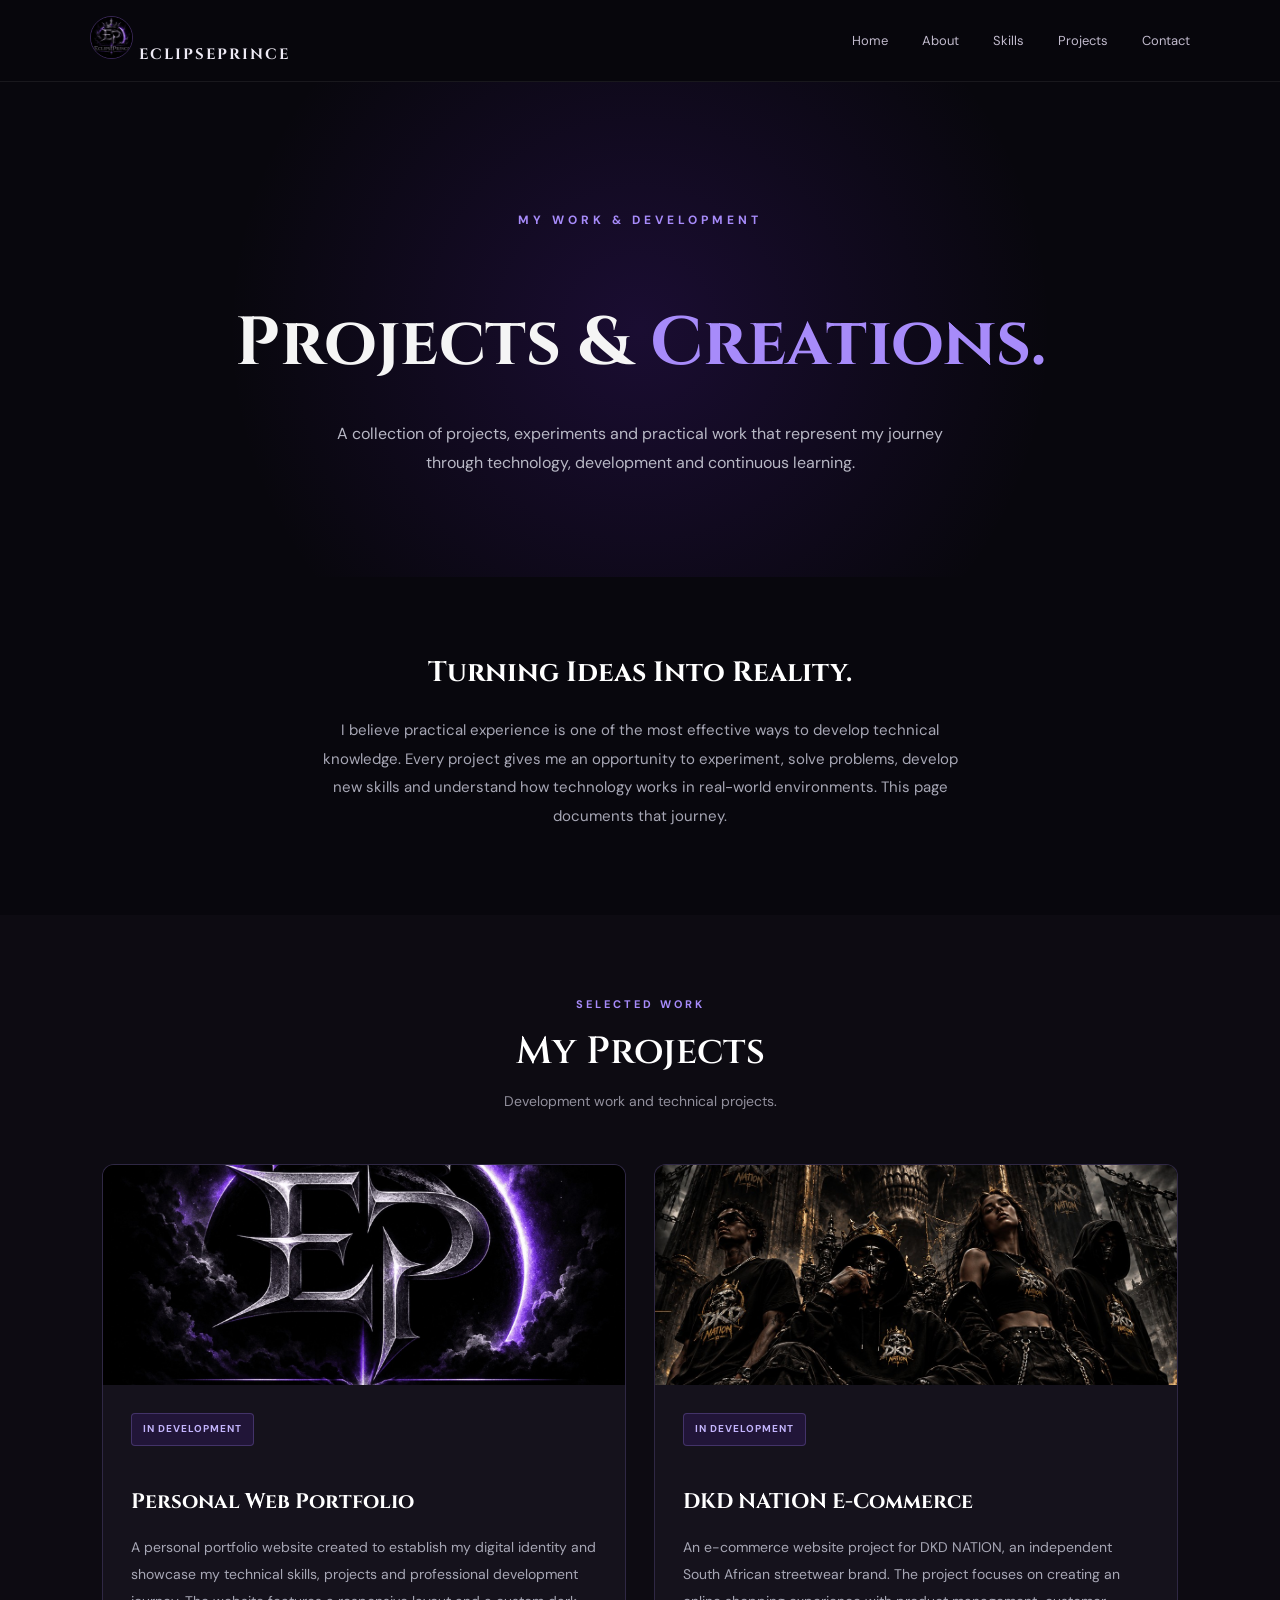
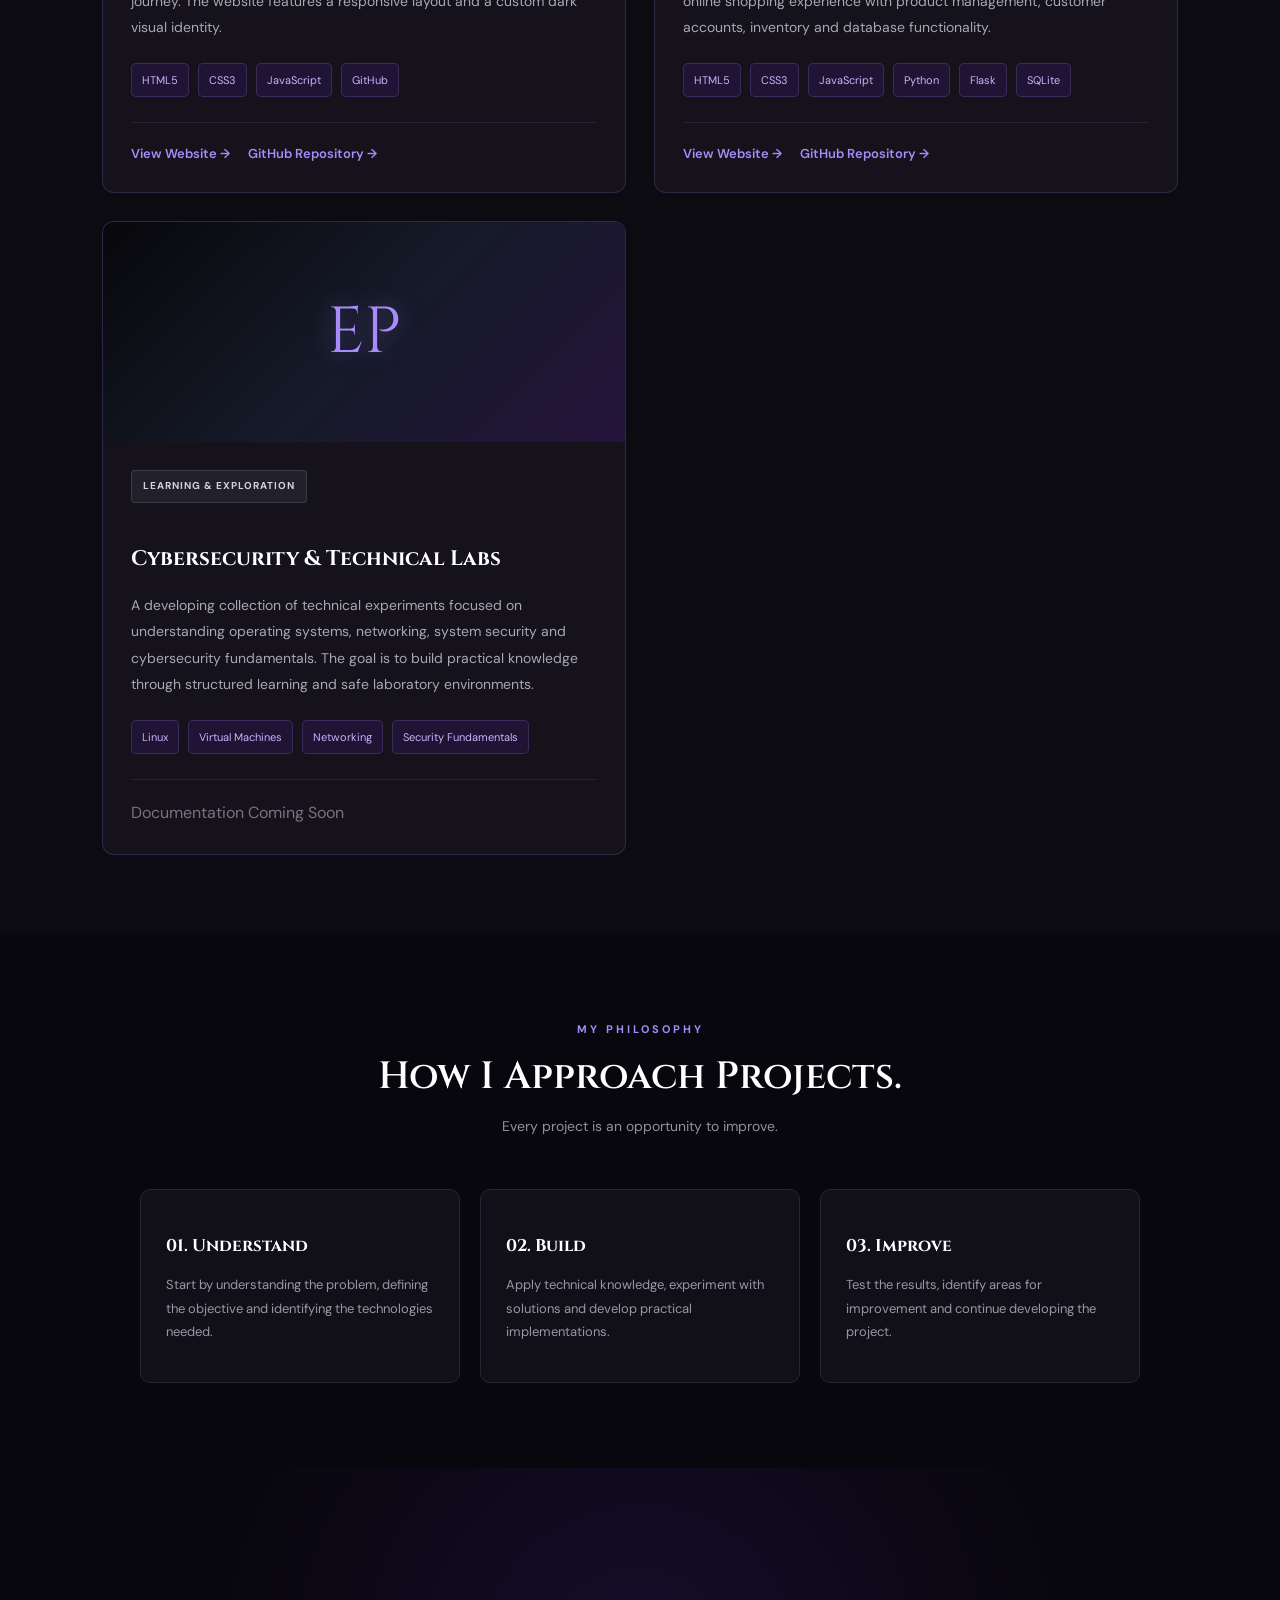
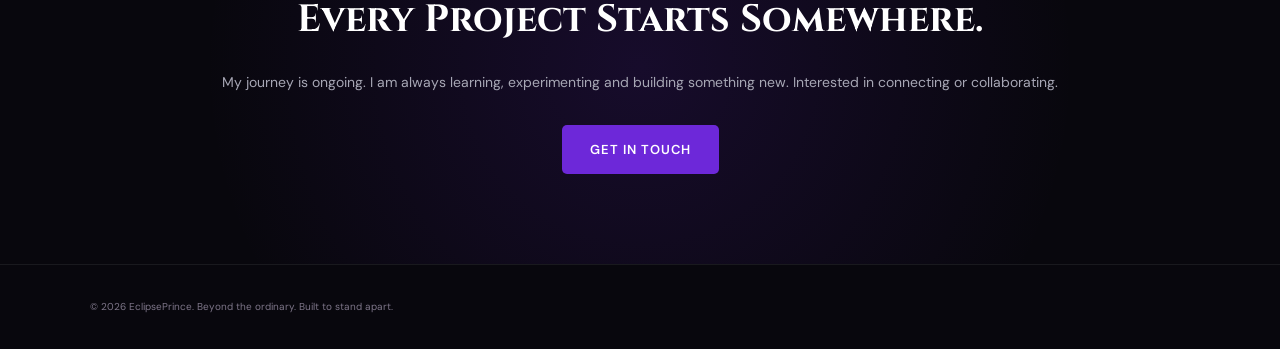
<file: projects.html>
<!DOCTYPE html>
<html lang="en">

<head>

    <meta charset="UTF-8">
    <meta name="viewport" content="width=device-width, initial-scale=1.0">

    <title>Projects | EclipsePrince</title>

    <meta name="description" content="Explore the web development, IT and technical projects of EclipsePrince.">

    <link rel="stylesheet" href="css/style.css">

    <link rel="preconnect" href="https://fonts.googleapis.com">
    <link rel="preconnect" href="https://fonts.gstatic.com" crossorigin>

    <link href="https://fonts.googleapis.com/css2?family=Cinzel:wght@400;500;600;700&family=DM+Sans:wght@400;500;600;700&display=swap" rel="stylesheet">

    <style>

        /* =========================
           PROJECTS HERO
        ========================= */

        .projects-hero {
            min-height: 55vh;
            display: flex;
            align-items: center;
            justify-content: center;
            text-align: center;
            padding: 100px 8% 70px;

            background:
                radial-gradient(
                    circle at center,
                    rgba(109, 40, 217, 0.18),
                    transparent 60%
                );
        }

        .projects-hero-content {
            max-width: 850px;
        }

        .projects-label {
            color: #A78BFA;
            text-transform: uppercase;
            letter-spacing: 4px;
            font-size: 12px;
            font-weight: 700;
            margin-bottom: 20px;
        }

        .projects-hero h1 {
            font-family: 'Cinzel', serif;
            font-size: clamp(36px, 6vw, 68px);
            color: #F5F5F5;
            margin-bottom: 20px;
        }

        .projects-hero h1 span {
            color: #A78BFA;
        }

        .projects-hero p {
            color: #B8B8C5;
            font-size: 16px;
            line-height: 1.8;
            max-width: 650px;
            margin: 0 auto;
        }


        /* =========================
           INTRODUCTION
        ========================= */

        .projects-intro {
            max-width: 850px;
            margin: 0 auto;
            padding: 50px 8% 70px;
            text-align: center;
        }

        .projects-intro h2 {
            font-family: 'Cinzel', serif;
            color: #FFFFFF;
            font-size: 28px;
            margin-bottom: 20px;
        }

        .projects-intro p {
            color: #A7A7B5;
            font-size: 15px;
            line-height: 1.9;
        }


        /* =========================
           PROJECTS SECTION
        ========================= */

        .projects-section {
            padding: 80px 8%;
            background: #0D0B12;
        }

        .section-heading {
            text-align: center;
            margin-bottom: 50px;
        }

        .section-heading .eyebrow {
            color: #A78BFA;
            text-transform: uppercase;
            letter-spacing: 3px;
            font-size: 11px;
            font-weight: 700;
            margin-bottom: 15px;
        }

        .section-heading h2 {
            font-family: 'Cinzel', serif;
            color: #FFFFFF;
            font-size: clamp(26px, 4vw, 38px);
            margin-bottom: 15px;
        }

        .section-heading p {
            color: #92909D;
            font-size: 14px;
            line-height: 1.8;
        }


        /* =========================
           PROJECT GRID
        ========================= */

        .projects-grid {
            display: grid;
            grid-template-columns: repeat(2, minmax(0, 1fr));
            gap: 28px;
            max-width: 1150px;
            margin: 0 auto;
        }

        .project-card {
            background: #15121C;
            border: 1px solid rgba(167, 139, 250, 0.18);
            border-radius: 12px;
            overflow: hidden;
            transition: 0.3s ease;
        }

        .project-card:hover {
            transform: translateY(-7px);
            border-color: #7C3AED;

            box-shadow:
                0 15px 40px rgba(109, 40, 217, 0.12);
        }


        /* =========================
           PROJECT VISUALS
        ========================= */

        .project-image {
            height: 220px;
            display: flex;
            align-items: center;
            justify-content: center;
            position: relative;
            overflow: hidden;

            background:
                radial-gradient(
                    circle at center,
                    rgba(109, 40, 217, 0.3),
                    #100D17 70%
                );
        }

        .project-image img {
            width: 100%;
            height: 100%;
            object-fit: cover;
            display: block;
        }

        .project-symbol {
            font-family: 'Cinzel', serif;
            font-size: 65px;
            color: #A78BFA;
            text-shadow:
                0 0 25px rgba(167, 139, 250, 0.4);
        }

        .project-image.portfolio-image {
            background:
                linear-gradient(
                    135deg,
                    #17131F,
                    #29164A,
                    #08080B
                );
        }

        .project-image.dkd-image {
            background:
                linear-gradient(
                    135deg,
                    #08080B,
                    #25202C,
                    #100D17
                );
        }

        .project-image.cyber-image {
            background:
                linear-gradient(
                    135deg,
                    #08080B,
                    #151A29,
                    #25143B
                );
        }


        /* =========================
           PROJECT CONTENT
        ========================= */

        .project-content {
            padding: 28px;
        }

        .project-status {
            display: inline-block;
            padding: 7px 11px;
            border-radius: 4px;
            font-size: 10px;
            font-weight: 700;
            text-transform: uppercase;
            letter-spacing: 1px;
            margin-bottom: 18px;
        }

        .status-development {
            color: #C4B5FD;
            background: rgba(109, 40, 217, 0.15);
            border: 1px solid rgba(167, 139, 250, 0.25);
        }

        .status-learning {
            color: #D1D5DB;
            background: rgba(156, 163, 175, 0.1);
            border: 1px solid rgba(156, 163, 175, 0.2);
        }

        .project-content h3 {
            font-family: 'Cinzel', serif;
            font-size: 21px;
            color: #FFFFFF;
            margin-bottom: 15px;
        }

        .project-content > p {
            color: #A7A7B5;
            font-size: 14px;
            line-height: 1.9;
            margin-bottom: 22px;
        }


        /* =========================
           TECHNOLOGY TAGS
        ========================= */

        .project-technologies {
            display: flex;
            flex-wrap: wrap;
            gap: 9px;
            margin-bottom: 25px;
        }

        .project-technologies span {
            color: #C4B5FD;
            background: rgba(109, 40, 217, 0.12);
            border: 1px solid rgba(167, 139, 250, 0.2);
            padding: 7px 10px;
            border-radius: 5px;
            font-size: 11px;
        }


        /* =========================
           PROJECT LINKS
        ========================= */

        .project-links {
            display: flex;
            flex-wrap: wrap;
            align-items: center;
            gap: 18px;
            border-top: 1px solid #292333;
            padding-top: 20px;
        }

        .project-links a {
            text-decoration: none;
            color: #A78BFA;
            font-size: 13px;
            font-weight: 600;
            transition: 0.3s ease;
        }

        .project-links a:hover {
            color: #FFFFFF;
        }

        .project-links .disabled-link {
            color: #777381;
            cursor: default;
        }


        /* =========================
           DEVELOPMENT APPROACH
        ========================= */

        .approach-section {
            padding: 85px 8%;
        }

        .approach-content {
            max-width: 1000px;
            margin: 0 auto;
        }

        .approach-grid {
            display: grid;
            grid-template-columns: repeat(3, minmax(0, 1fr));
            gap: 20px;
            margin-top: 40px;
        }

        .approach-card {
            background: #111019;
            border: 1px solid #292333;
            padding: 25px;
            border-radius: 10px;
        }

        .approach-card h3 {
            color: #FFFFFF;
            font-family: 'Cinzel', serif;
            font-size: 17px;
            margin-bottom: 13px;
        }

        .approach-card p {
            color: #9996A5;
            font-size: 13px;
            line-height: 1.8;
        }


        /* =========================
           CTA SECTION
        ========================= */

        .projects-cta {
            padding: 90px 8%;
            text-align: center;

            background:
                radial-gradient(
                    circle at center,
                    rgba(109, 40, 217, 0.15),
                    transparent 65%
                );
        }

        .projects-cta h2 {
            font-family: 'Cinzel', serif;
            color: #FFFFFF;
            font-size: clamp(25px, 4vw, 38px);
            margin-bottom: 18px;
        }

        .projects-cta p {
            color: #A7A7B5;
            font-size: 14px;
            line-height: 1.8;
            margin-bottom: 30px;
        }

        .projects-cta a {
            display: inline-block;
            text-decoration: none;
            color: #FFFFFF;
            background: #6D28D9;
            padding: 14px 28px;
            border-radius: 5px;
            font-size: 13px;
            font-weight: 600;
            letter-spacing: 1px;
            transition: 0.3s ease;
        }

        .projects-cta a:hover {
            background: #7C3AED;
            transform: translateY(-3px);
        }


        /* =========================
           RESPONSIVE DESIGN
        ========================= */

        @media (max-width: 800px) {

            .projects-grid {
                grid-template-columns: 1fr;
            }

            .approach-grid {
                grid-template-columns: 1fr;
            }

        }

        @media (max-width: 550px) {

            .projects-hero {
                min-height: 45vh;
                padding-top: 90px;
            }

            .project-content {
                padding: 22px;
            }

            .project-content h3 {
                font-size: 19px;
            }

            .project-image {
                height: 190px;
            }

        }

    </style>

</head>


<body>


    <!-- =========================
         NAVIGATION
    ========================= -->

    <header class="site-header">

        <div class="brand">

            <a href="index.html">

                <img
                    src="images/eclipseprince-logo.png"
                    alt="EclipsePrince Logo"
                >

                <span>ECLIPSEPRINCE</span>

            </a>

        </div>


        <button
            class="menu-toggle"
            aria-label="Open navigation"
            aria-expanded="false"
        >
            ☰
        </button>


        <nav class="nav-links">

            <a href="index.html">Home</a>

            <a href="about.html">About</a>

            <a href="skills.html">Skills</a>

            <a href="projects.html" class="active">Projects</a>

            <a href="contact.html">Contact</a>

        </nav>

    </header>



    <!-- =========================
         HERO SECTION
    ========================= -->

    <section class="projects-hero">

        <div class="projects-hero-content">

            <div class="projects-label">
                My Work & Development
            </div>

            <h1>
                Projects & <span>Creations.</span>
            </h1>

            <p>
                A collection of projects, experiments and practical
                work that represent my journey through technology,
                development and continuous learning.
            </p>

        </div>

    </section>



    <!-- =========================
         INTRODUCTION
    ========================= -->

    <section class="projects-intro">

        <h2>Turning Ideas Into Reality.</h2>

        <p>
            I believe practical experience is one of the most
            effective ways to develop technical knowledge.

            Every project gives me an opportunity to experiment,
            solve problems, develop new skills and understand
            how technology works in real-world environments.

            This page documents that journey.
        </p>

    </section>



    <!-- =========================
         PROJECT COLLECTION
    ========================= -->

    <section class="projects-section">

        <div class="section-heading">

            <div class="eyebrow">
                Selected Work
            </div>

            <h2>My Projects</h2>

            <p>
                Development work and technical projects.
            </p>

        </div>



        <div class="projects-grid">


            <!-- PROJECT 01: PERSONAL PORTFOLIO -->

            <article class="project-card">

                <div class="project-image portfolio-image">

                    <img
                        src="images/eclipseprince-logo.png"
                        alt="EclipsePrince portfolio logo"
                    >

                </div>


                <div class="project-content">

                    <span class="project-status status-development">
                        In Development
                    </span>

                    <h3>Personal Web Portfolio</h3>

                    <p>
                        A personal portfolio website created to
                        establish my digital identity and showcase
                        my technical skills, projects and professional
                        development journey.

                        The website features a responsive layout
                        and a custom dark visual identity.
                    </p>


                    <div class="project-technologies">

                        <span>HTML5</span>

                        <span>CSS3</span>

                        <span>JavaScript</span>

                        <span>GitHub</span>

                    </div>


                    <div class="project-links">

                        <a href="index.html">
                            View Website →
                        </a>

                        <a
                            href="https://github.com/YOUR_USERNAME/YOUR_REPOSITORY"
                            target="_blank"
                            rel="noopener noreferrer"
                        >
                            GitHub Repository →
                        </a>

                    </div>

                </div>

            </article>



            <!-- PROJECT 02: DKD NATION -->

            <article class="project-card">

                <div class="project-image dkd-image">

                    <div class="project-symbol">
                        <img
                        src="images/file_000000005d4c8208aad759bfbf2085dc (1).png"
                        alt="EclipsePrince portfolio logo"
                    >
                    </div>

                </div>


                <div class="project-content">

                    <span class="project-status status-development">
                        In Development
                    </span>

                    <h3>DKD NATION E-Commerce</h3>

                    <p>
                        An e-commerce website project for DKD NATION,
                        an independent South African streetwear brand.

                        The project focuses on creating an online
                        shopping experience with product management,
                        customer accounts, inventory and database
                        functionality.
                    </p>


                    <div class="project-technologies">

                        <span>HTML5</span>

                        <span>CSS3</span>

                        <span>JavaScript</span>

                        <span>Python</span>

                        <span>Flask</span>

                        <span>SQLite</span>

                    </div>


                    <div class="project-links">

                        <a href="https://eclipseprince.github.io/dkd-nation-ecommerce/">
                            View Website →
                        </a>


                        <a
                            href="https://eclipseprince.github.io/dkd-nation-ecommerce/"
                            target="_blank"
                            rel="noopener noreferrer"
                        >
                            GitHub Repository →
                        </a>

                    </div>

                </div>

            </article>



            <!-- PROJECT 03: CYBERSECURITY -->

            <article class="project-card">

                <div class="project-image cyber-image">

                    <div class="project-symbol">
                        EP
                    </div>

                </div>


                <div class="project-content">

                    <span class="project-status status-learning">
                        Learning & Exploration
                    </span>

                    <h3>Cybersecurity & Technical Labs</h3>

                    <p>
                        A developing collection of technical
                        experiments focused on understanding
                        operating systems, networking, system
                        security and cybersecurity fundamentals.

                        The goal is to build practical knowledge
                        through structured learning and safe
                        laboratory environments.
                    </p>


                    <div class="project-technologies">

                        <span>Linux</span>

                        <span>Virtual Machines</span>

                        <span>Networking</span>

                        <span>Security Fundamentals</span>

                    </div>


                    <div class="project-links">

                        <span class="disabled-link">
                            Documentation Coming Soon
                        </span>

                    </div>

                </div>

            </article>


        </div>

    </section>



    <!-- =========================
         DEVELOPMENT APPROACH
    ========================= -->

    <section class="approach-section">

        <div class="approach-content">

            <div class="section-heading">

                <div class="eyebrow">
                    My Philosophy
                </div>

                <h2>How I Approach Projects.</h2>

                <p>
                    Every project is an opportunity to improve.
                </p>

            </div>


            <div class="approach-grid">


                <div class="approach-card">

                    <h3>01. Understand</h3>

                    <p>
                        Start by understanding the problem,
                        defining the objective and identifying
                        the technologies needed.
                    </p>

                </div>


                <div class="approach-card">

                    <h3>02. Build</h3>

                    <p>
                        Apply technical knowledge, experiment
                        with solutions and develop practical
                        implementations.
                    </p>

                </div>


                <div class="approach-card">

                    <h3>03. Improve</h3>

                    <p>
                        Test the results, identify areas for improvement and continue developing the project.
                    </p>
                  
                </div>
            </div>
      </section>

      <!-- =========================
         CALL TO ACTION
    ========================= -->

    <section class="projects-cta">

        <h2>Every Project Starts Somewhere.</h2>

        <p>
            My journey is ongoing. I am always learning,
            experimenting and building something new.
            Interested in connecting or collaborating.
        </p>

        <a href="contact.html">
            GET IN TOUCH
        </a>

    </section>


    <!-- =========================
         FOOTER
    ========================= -->

    <footer class="site-footer">

        <p>
            © <span id="year"></span> EclipsePrince.
            Beyond the ordinary. Built to stand apart.
        </p>

    </footer>


    <!-- JAVASCRIPT -->

    <script src="js/script.js"></script>

</body>
</html>
</file>
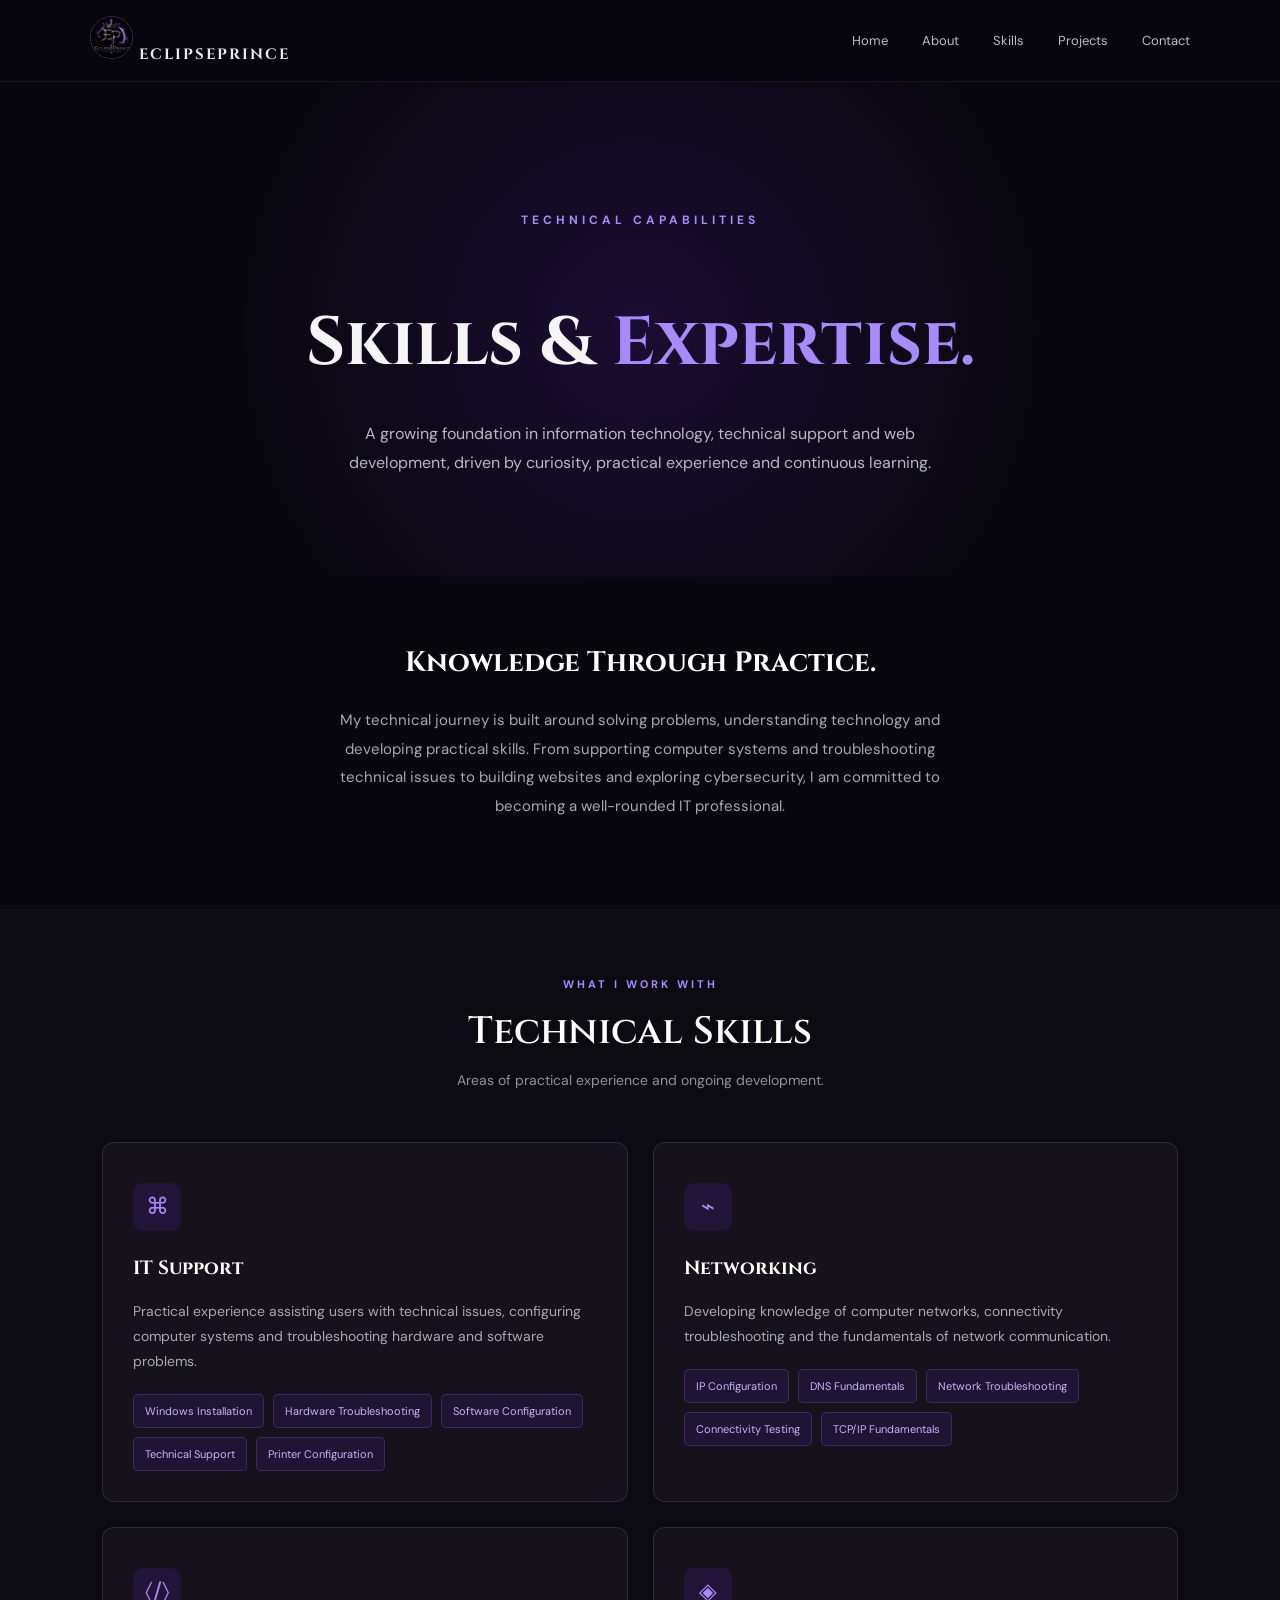
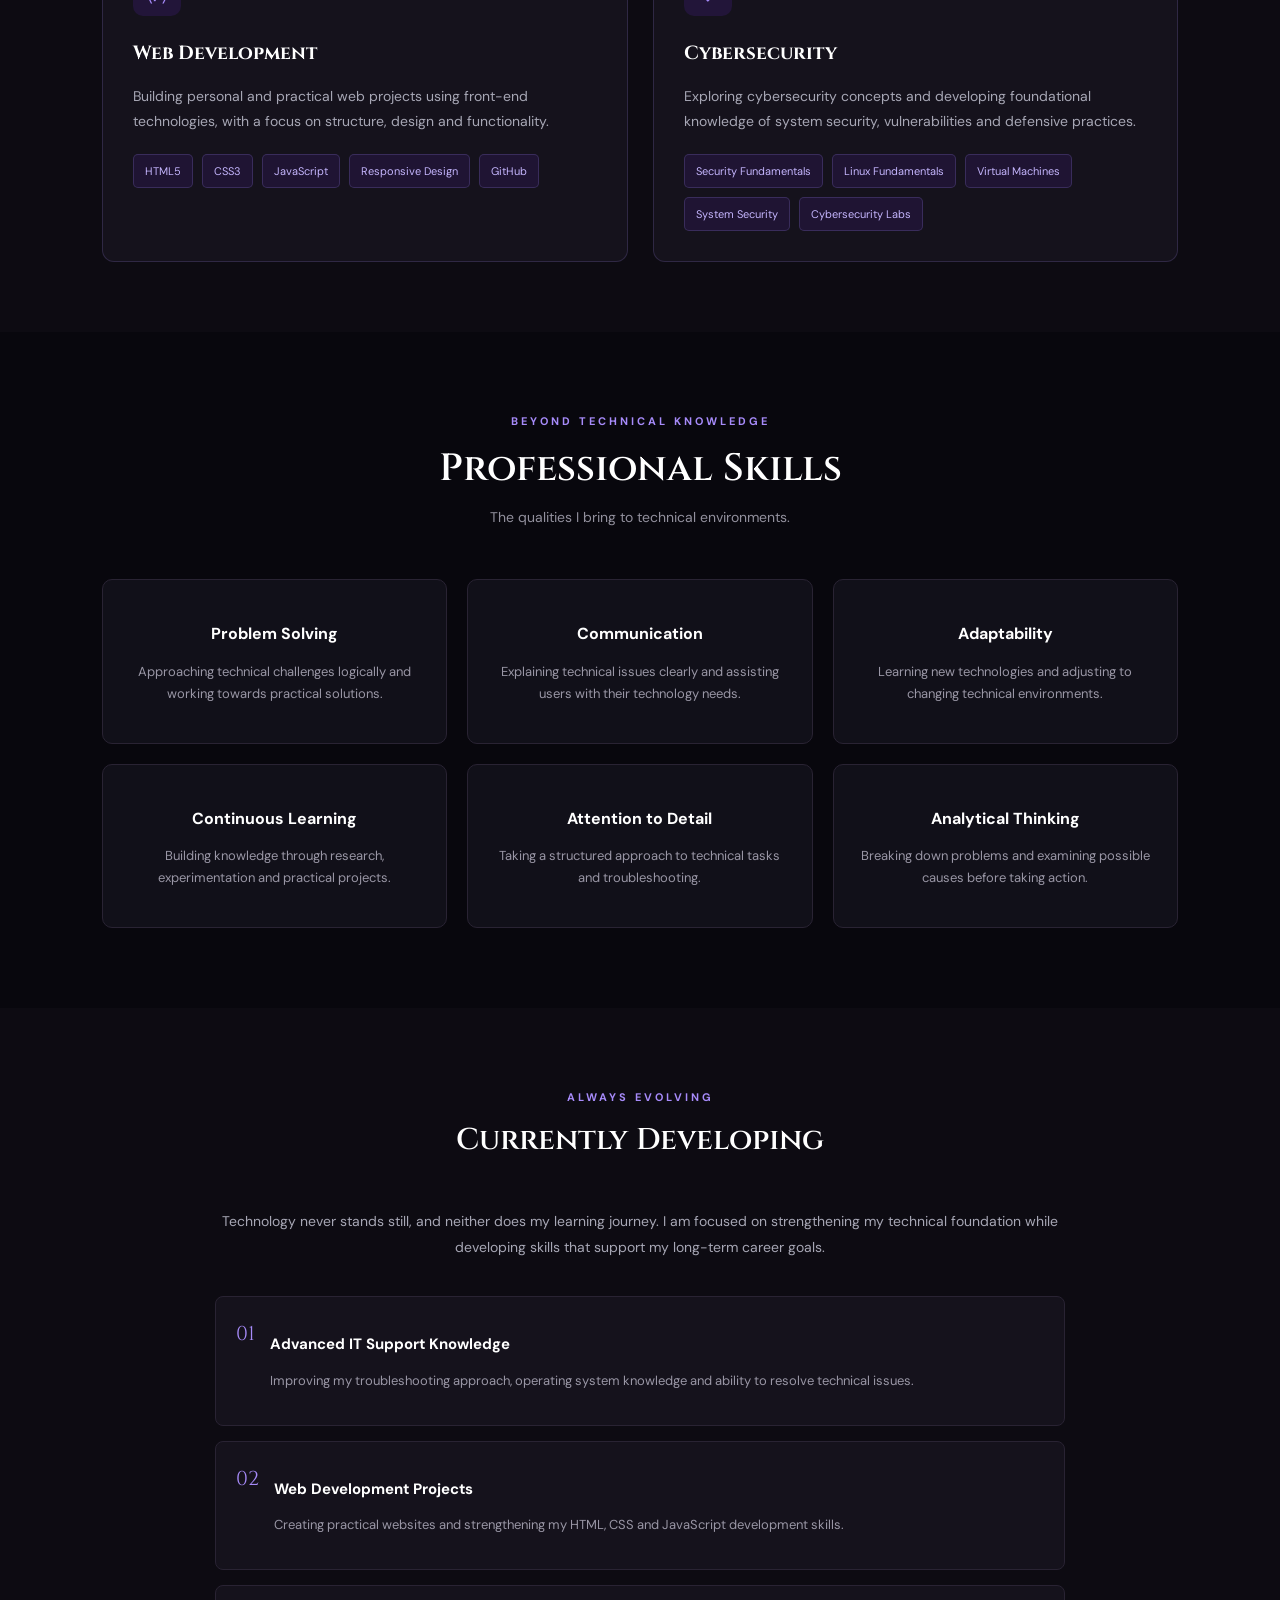
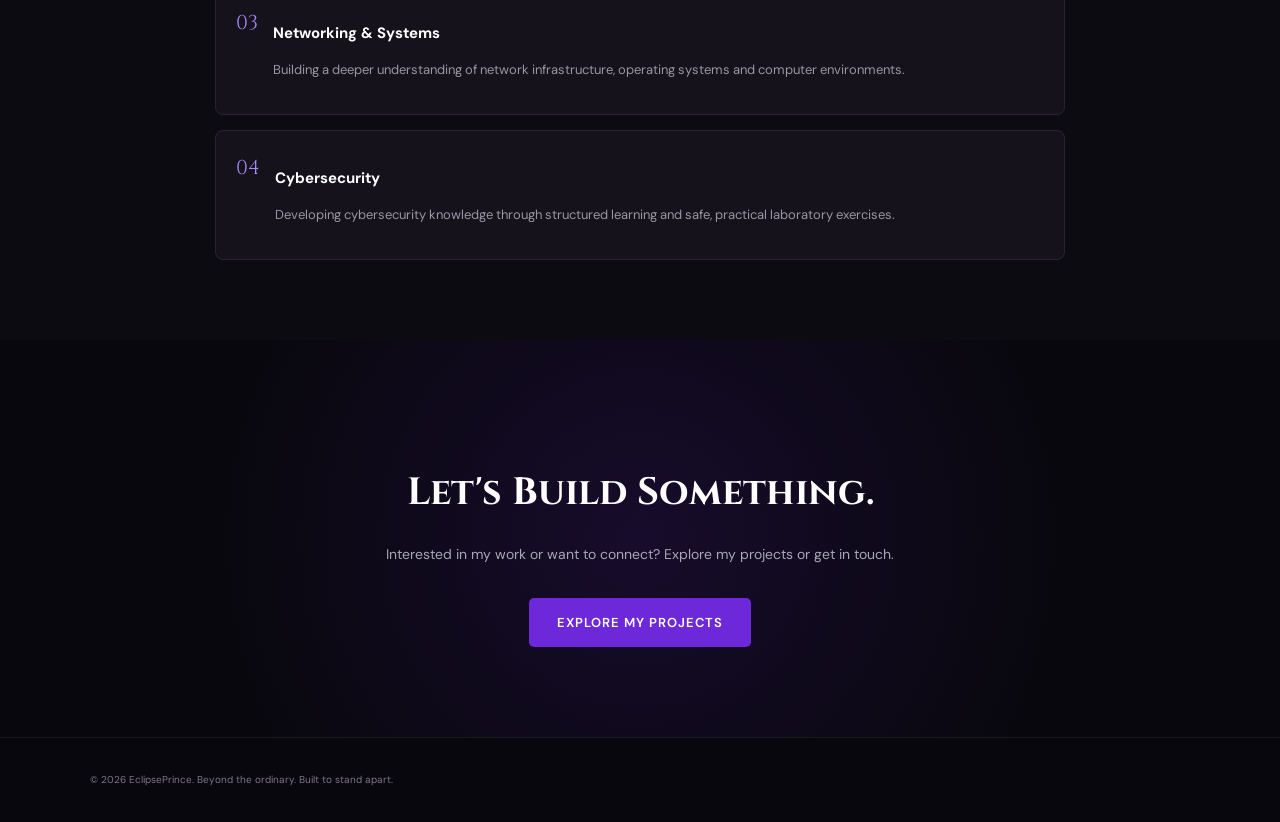
<file: skills.html>
<!DOCTYPE html>
<html lang="en">
<head>
    <meta charset="UTF-8">
    <meta name="viewport" content="width=device-width, initial-scale=1.0">

    <title>Skills | EclipsePrince</title>

    <meta name="description" content="Explore the technical skills, interests and development journey of EclipsePrince.">

    <link rel="stylesheet" href="css/style.css">

    <link rel="preconnect" href="https://fonts.googleapis.com">
    <link rel="preconnect" href="https://fonts.gstatic.com" crossorigin>

    <link href="https://fonts.googleapis.com/css2?family=Cinzel:wght@400;500;600;700&family=DM+Sans:wght@400;500;600;700&display=swap" rel="stylesheet">

    <style>

        /* =========================
           SKILLS PAGE
        ========================= */

        .skills-hero {
            min-height: 55vh;
            display: flex;
            align-items: center;
            justify-content: center;
            text-align: center;
            padding: 100px 8% 70px;
            background:
                radial-gradient(
                    circle at center,
                    rgba(109, 40, 217, 0.18),
                    transparent 60%
                );
        }

        .skills-hero-content {
            max-width: 850px;
        }

        .skills-label {
            color: #A78BFA;
            text-transform: uppercase;
            letter-spacing: 4px;
            font-size: 12px;
            font-weight: 700;
            margin-bottom: 20px;
        }

        .skills-hero h1 {
            font-family: 'Cinzel', serif;
            font-size: clamp(36px, 6vw, 68px);
            color: #F5F5F5;
            margin-bottom: 20px;
        }

        .skills-hero h1 span {
            color: #A78BFA;
        }

        .skills-hero p {
            color: #B8B8C5;
            font-size: 16px;
            line-height: 1.8;
            max-width: 650px;
            margin: 0 auto;
        }

        /* INTRODUCTION */

        .skills-intro {
            max-width: 850px;
            margin: 0 auto;
            padding: 40px 8% 70px;
            text-align: center;
        }

        .skills-intro h2 {
            font-family: 'Cinzel', serif;
            color: #FFFFFF;
            font-size: 28px;
            margin-bottom: 20px;
        }

        .skills-intro p {
            color: #A7A7B5;
            line-height: 1.9;
            font-size: 15px;
        }

        /* SKILLS GRID */

        .skills-section {
            padding: 70px 8%;
            background: #0D0B12;
        }

        .section-heading {
            text-align: center;
            margin-bottom: 50px;
        }

        .section-heading .eyebrow {
            color: #A78BFA;
            text-transform: uppercase;
            letter-spacing: 3px;
            font-size: 11px;
            font-weight: 700;
            margin-bottom: 15px;
        }

        .section-heading h2 {
            font-family: 'Cinzel', serif;
            color: #FFFFFF;
            font-size: clamp(26px, 4vw, 38px);
            margin-bottom: 15px;
        }

        .section-heading p {
            color: #92909D;
            font-size: 14px;
        }

        .technical-skills-grid {
            display: grid;
            grid-template-columns: repeat(2, minmax(0, 1fr));
            gap: 25px;
            max-width: 1150px;
            margin: 0 auto;
        }

        .technical-skill-card {
            background: #15121C;
            border: 1px solid rgba(167, 139, 250, 0.18);
            border-radius: 12px;
            padding: 30px;
            transition: 0.3s ease;
        }

        .technical-skill-card:hover {
            transform: translateY(-6px);
            border-color: #7C3AED;
            box-shadow: 0 12px 35px rgba(109, 40, 217, 0.12);
        }

        .skill-icon {
            width: 48px;
            height: 48px;
            display: flex;
            align-items: center;
            justify-content: center;
            background: rgba(109, 40, 217, 0.15);
            border-radius: 10px;
            color: #A78BFA;
            font-size: 23px;
            margin-bottom: 22px;
        }

        .technical-skill-card h3 {
            color: #FFFFFF;
            font-family: 'Cinzel', serif;
            font-size: 19px;
            margin-bottom: 14px;
        }

        .technical-skill-card p {
            color: #A7A7B5;
            font-size: 14px;
            line-height: 1.8;
            margin-bottom: 20px;
        }

        .skill-tags {
            display: flex;
            flex-wrap: wrap;
            gap: 9px;
        }

        .skill-tags span {
            background: rgba(109, 40, 217, 0.12);
            border: 1px solid rgba(167, 139, 250, 0.2);
            color: #C4B5FD;
            padding: 7px 11px;
            border-radius: 5px;
            font-size: 11px;
        }

        /* ADDITIONAL SKILLS */

        .additional-skills {
            padding: 80px 8%;
        }

        .additional-skills-grid {
            display: grid;
            grid-template-columns: repeat(3, minmax(0, 1fr));
            gap: 20px;
            max-width: 1150px;
            margin: 0 auto;
        }

        .additional-skill-card {
            background: #111019;
            border: 1px solid #292333;
            padding: 25px;
            border-radius: 10px;
            text-align: center;
        }

        .additional-skill-card h3 {
            color: #FFFFFF;
            font-size: 16px;
            margin-bottom: 12px;
        }

        .additional-skill-card p {
            color: #9996A5;
            font-size: 13px;
            line-height: 1.7;
        }

        /* LEARNING JOURNEY */

        .learning-section {
            padding: 80px 8%;
            background: #0D0B12;
        }

        .learning-content {
            max-width: 850px;
            margin: 0 auto;
            text-align: center;
        }

        .learning-content h2 {
            font-family: 'Cinzel', serif;
            color: #FFFFFF;
            font-size: 30px;
            margin-bottom: 20px;
        }

        .learning-content > p {
            color: #A7A7B5;
            line-height: 1.9;
            font-size: 14px;
            margin-bottom: 35px;
        }

        .learning-list {
            display: grid;
            gap: 15px;
            text-align: left;
        }

        .learning-item {
            display: flex;
            align-items: flex-start;
            gap: 15px;
            background: #15121C;
            border: 1px solid #292333;
            padding: 20px;
            border-radius: 8px;
        }

        .learning-item .number {
            color: #A78BFA;
            font-family: 'Cinzel', serif;
            font-size: 20px;
        }

        .learning-item h3 {
            color: #FFFFFF;
            font-size: 15px;
            margin-bottom: 7px;
        }

        .learning-item p {
            color: #9996A5;
            font-size: 13px;
            line-height: 1.7;
        }

        /* CALL TO ACTION */

        .skills-cta {
            padding: 90px 8%;
            text-align: center;
            background:
                radial-gradient(
                    circle at center,
                    rgba(109, 40, 217, 0.15),
                    transparent 65%
                );
        }

        .skills-cta h2 {
            font-family: 'Cinzel', serif;
            color: #FFFFFF;
            font-size: clamp(25px, 4vw, 38px);
            margin-bottom: 18px;
        }

        .skills-cta p {
            color: #A7A7B5;
            font-size: 14px;
            line-height: 1.8;
            margin-bottom: 30px;
        }

        .skills-cta a {
            display: inline-block;
            text-decoration: none;
            color: #FFFFFF;
            background: #6D28D9;
            padding: 14px 28px;
            border-radius: 5px;
            font-size: 13px;
            font-weight: 600;
            letter-spacing: 1px;
            transition: 0.3s ease;
        }

        .skills-cta a:hover {
            background: #7C3AED;
            transform: translateY(-3px);
        }

        /* RESPONSIVE DESIGN */

        @media (max-width: 800px) {

            .technical-skills-grid {
                grid-template-columns: 1fr;
            }

            .additional-skills-grid {
                grid-template-columns: repeat(2, 1fr);
            }

        }

        @media (max-width: 550px) {

            .skills-hero {
                min-height: 45vh;
                padding-top: 90px;
            }

            .additional-skills-grid {
                grid-template-columns: 1fr;
            }

            .technical-skill-card {
                padding: 23px;
            }

            .skills-intro h2 {
                font-size: 23px;
            }

        }

    </style>
</head>

<body>

    <!-- =========================
         NAVIGATION
    ========================= -->

    <header class="site-header">

        <div class="brand">

            <a href="index.html">
                <img
                    src="images/eclipseprince-logo.png"
                    alt="EclipsePrince Logo"
                >
                <span>ECLIPSEPRINCE</span>
            </a>

        </div>

        <button
            class="menu-toggle"
            aria-label="Open navigation"
            aria-expanded="false"
        >
            ☰
        </button>

        <nav class="nav-links">

            <a href="index.html">Home</a>
            <a href="about.html">About</a>
            <a href="skills.html" class="active">Skills</a>
            <a href="projects.html">Projects</a>
            <a href="contact.html">Contact</a>

        </nav>

    </header>


    <!-- =========================
         HERO SECTION
    ========================= -->

    <section class="skills-hero">

        <div class="skills-hero-content">

            <div class="skills-label">
                Technical Capabilities
            </div>

            <h1>
                Skills & <span>Expertise.</span>
            </h1>

            <p>
                A growing foundation in information technology,
                technical support and web development, driven by
                curiosity, practical experience and continuous learning.
            </p>

        </div>

    </section>


    <!-- =========================
         INTRODUCTION
    ========================= -->

    <section class="skills-intro">

        <h2>Knowledge Through Practice.</h2>

        <p>
            My technical journey is built around solving problems,
            understanding technology and developing practical skills.
            From supporting computer systems and troubleshooting
            technical issues to building websites and exploring
            cybersecurity, I am committed to becoming a well-rounded
            IT professional.
        </p>

    </section>


    <!-- =========================
         TECHNICAL SKILLS
    ========================= -->

    <section class="skills-section">

        <div class="section-heading">

            <div class="eyebrow">
                What I Work With
            </div>

            <h2>Technical Skills</h2>

            <p>
                Areas of practical experience and ongoing development.
            </p>

        </div>


        <div class="technical-skills-grid">


            <!-- IT SUPPORT -->

            <div class="technical-skill-card">

                <div class="skill-icon">⌘</div>

                <h3>IT Support</h3>

                <p>
                    Practical experience assisting users with
                    technical issues, configuring computer systems
                    and troubleshooting hardware and software problems.
                </p>

                <div class="skill-tags">
                    <span>Windows Installation</span>
                    <span>Hardware Troubleshooting</span>
                    <span>Software Configuration</span>
                    <span>Technical Support</span>
                    <span>Printer Configuration</span>
                </div>

            </div>


            <!-- NETWORKING -->

            <div class="technical-skill-card">

                <div class="skill-icon">⌁</div>

                <h3>Networking</h3>

                <p>
                    Developing knowledge of computer networks,
                    connectivity troubleshooting and the fundamentals
                    of network communication.
                </p>

                <div class="skill-tags">
                    <span>IP Configuration</span>
                    <span>DNS Fundamentals</span>
                    <span>Network Troubleshooting</span>
                    <span>Connectivity Testing</span>
                    <span>TCP/IP Fundamentals</span>
                </div>

            </div>


            <!-- WEB DEVELOPMENT -->

            <div class="technical-skill-card">

                <div class="skill-icon">〈/〉</div>

                <h3>Web Development</h3>

                <p>
                    Building personal and practical web projects
                    using front-end technologies, with a focus on
                    structure, design and functionality.
                </p>

                <div class="skill-tags">
                    <span>HTML5</span>
                    <span>CSS3</span>
                    <span>JavaScript</span>
                    <span>Responsive Design</span>
                    <span>GitHub</span>
                </div>

            </div>


            <!-- CYBERSECURITY -->

            <div class="technical-skill-card">

                <div class="skill-icon">◈</div>

                <h3>Cybersecurity</h3>

                <p>
                    Exploring cybersecurity concepts and developing
                    foundational knowledge of system security,
                    vulnerabilities and defensive practices.
                </p>

                <div class="skill-tags">
                    <span>Security Fundamentals</span>
                    <span>Linux Fundamentals</span>
                    <span>Virtual Machines</span>
                    <span>System Security</span>
                    <span>Cybersecurity Labs</span>
                </div>

            </div>


        </div>

    </section>


    <!-- =========================
         ADDITIONAL SKILLS
    ========================= -->

    <section class="additional-skills">

        <div class="section-heading">

            <div class="eyebrow">
                Beyond Technical Knowledge
            </div>

            <h2>Professional Skills</h2>

            <p>
                The qualities I bring to technical environments.
            </p>

        </div>


        <div class="additional-skills-grid">


            <div class="additional-skill-card">

                <h3>Problem Solving</h3>

                <p>
                    Approaching technical challenges logically
                    and working towards practical solutions.
                </p>

            </div>


            <div class="additional-skill-card">

                <h3>Communication</h3>

                <p>
                    Explaining technical issues clearly and
                    assisting users with their technology needs.
                </p>

            </div>


            <div class="additional-skill-card">

                <h3>Adaptability</h3>

                <p>
                    Learning new technologies and adjusting
                    to changing technical environments.
                </p>

            </div>


            <div class="additional-skill-card">

                <h3>Continuous Learning</h3>

                <p>
                    Building knowledge through research,
                    experimentation and practical projects.
                </p>

            </div>


            <div class="additional-skill-card">

                <h3>Attention to Detail</h3>

                <p>
                    Taking a structured approach to technical
                    tasks and troubleshooting.
                </p>

            </div>


            <div class="additional-skill-card">

                <h3>Analytical Thinking</h3>

                <p>
                    Breaking down problems and examining
                    possible causes before taking action.
                </p>

            </div>


        </div>

    </section>


    <!-- =========================
         LEARNING JOURNEY
    ========================= -->

    <section class="learning-section">

        <div class="learning-content">

            <div class="section-heading">

                <div class="eyebrow">
                    Always Evolving
                </div>

                <h2>Currently Developing</h2>

            </div>

            <p>
                Technology never stands still, and neither does
                my learning journey. I am focused on strengthening
                my technical foundation while developing skills
                that support my long-term career goals.
            </p>


            <div class="learning-list">


                <div class="learning-item">

                    <div class="number">01</div>

                    <div>

                        <h3>Advanced IT Support Knowledge</h3>

                        <p>
                            Improving my troubleshooting approach,
                            operating system knowledge and ability
                            to resolve technical issues.
                        </p>

                    </div>

                </div>


                <div class="learning-item">

                    <div class="number">02</div>

                    <div>

                        <h3>Web Development Projects</h3>

                        <p>
                            Creating practical websites and
                            strengthening my HTML, CSS and
                            JavaScript development skills.
                        </p>

                    </div>

                </div>


                <div class="learning-item">

                    <div class="number">03</div>

                    <div>

                        <h3>Networking & Systems</h3>

                        <p>
                            Building a deeper understanding
                            of network infrastructure, operating
                            systems and computer environments.
                        </p>

                    </div>

                </div>


                <div class="learning-item">

                    <div class="number">04</div>

                    <div>

                        <h3>Cybersecurity</h3>

                        <p>
                            Developing cybersecurity knowledge
                            through structured learning and
                            safe, practical laboratory exercises.
                        </p>

                    </div>

                </div>


            </div>

        </div>

    </section>


    <!-- =========================
         CALL TO ACTION
    ========================= -->

    <section class="skills-cta">

        <h2>Let's Build Something.</h2>

        <p>
            Interested in my work or want to connect?
            Explore my projects or get in touch.
        </p>

        <a href="projects.html">
            EXPLORE MY PROJECTS
        </a>

    </section>


    <!-- =========================
         FOOTER
    ========================= -->

    <footer class="site-footer">

        <p>
            © <span id="year"></span> EclipsePrince.
            Beyond the ordinary. Built to stand apart.
        </p>

    </footer>


    <!-- JAVASCRIPT -->

    <script src="js/script.js"></script>

</body>
</html>
</file>
<file: css/style.css>
* {
    box-sizing: border-box;
}

html {
    scroll-behavior: smooth;
    scroll-padding-top: 90px;
}

body {
    margin: 0;
    background: #08070d;
    color: #eeeaf5;
    font-family: "DM Sans", sans-serif;
    line-height: 1.65;
    overflow-x: hidden;
}

a {
    color: inherit;
    text-decoration: none;
}

/* =========================
   BACKGROUND EFFECTS
========================= */

.ambient {
    position: absolute;
    pointer-events: none;
    filter: blur(100px);
    opacity: .2;
    border-radius: 50%;
    z-index: -1;
}

.ambient-one {
    width: 420px;
    height: 420px;
    background: #6823d4;
    top: 150px;
    right: -170px;
}

.ambient-two {
    width: 340px;
    height: 340px;
    background: #321064;
    top: 1050px;
    left: -190px;
}

/* =========================
   NAVIGATION BAR
========================= */

.site-header {
    height: 82px;
    padding: 0 7%;
    display: flex;
    align-items: center;
    justify-content: space-between;
    border-bottom: 1px solid #ffffff12;
    background: #08070de8;
    backdrop-filter: blur(14px);
    position: sticky;
    top: 0;
    z-index: 10;
}

.brand {
    display: flex;
    align-items: center;
    gap: 11px;
    font: 700 15px "Cinzel", serif;
    letter-spacing: 2px;
}

.brand img {
    width: 43px;
    height: 43px;
    object-fit: cover;
    border-radius: 50%;
    border: 1px solid #9c69ed55;
}

.purple {
    color: #a979f5;
}

.nav-links {
    display: flex;
    align-items: center;
    gap: 34px;
    font-size: 13px;
    color: #c1bacd;
}

.nav-links a:hover,
.back-top:hover {
    color: #bd91ff;
}

.nav-contact {
    border: 1px solid #8e5ad8;
    padding: 9px 17px;
    border-radius: 3px;
}

.menu-toggle {
    display: none;
    background: none;
    border: 0;
    color: #fff;
    font-size: 25px;
}

/* =========================
   GENERAL SECTIONS
========================= */

.section {
    padding-left: 10%;
    padding-right: 10%;
}

/* =========================
   HERO SECTION
========================= */

.hero {
    min-height: 690px;
    display: grid;
    grid-template-columns: 1.08fr .92fr;
    align-items: center;
    position: relative;
    padding-top: 60px;
    padding-bottom: 100px;
}

.eyebrow {
    font-size: 10px;
    letter-spacing: 2.8px;
    color: #a88bc9;
    font-weight: 700;
}

.status-dot {
    display: inline-block;
    width: 7px;
    height: 7px;
    border-radius: 50%;
    background: #a66bff;
    box-shadow: 0 0 12px #a66bff;
    margin-right: 8px;
}

.hero h1 {
    font: 600 clamp(38px, 5vw, 67px)/1.17 "Cinzel", serif;
    letter-spacing: -1.8px;
    margin: 22px 0;
}

.gradient-text {
    background: linear-gradient(
        100deg,
        #e5d9fa 5%,
        #a978f4 52%,
        #7540bf 100%
    );
    -webkit-background-clip: text;
    background-clip: text;
    color: transparent;
}

.hero-intro {
    max-width: 540px;
    color: #aaa3b5;
    font-size: 15px;
}

.hero-intro strong {
    color: #f1eafc;
}

/* =========================
   HERO BUTTONS
========================= */

.hero-actions {
    display: flex;
    gap: 13px;
    margin-top: 31px;
    flex-wrap: wrap;
}

.button {
    display: inline-flex;
    align-items: center;
    gap: 20px;
    padding: 13px 19px;
    font-size: 12px;
    font-weight: 700;
    letter-spacing: .5px;
    border-radius: 3px;
    transition: .25s;
}

.button-primary {
    background: linear-gradient(
        110deg,
        #7136b8,
        #9b62e8
    );
    color: white;
    box-shadow: 0 8px 30px #7029ba33;
}

.button-primary:hover {
    transform: translateY(-3px);
    box-shadow: 0 10px 35px #8e4ee866;
}

.button-quiet {
    border: 1px solid #ffffff35;
    color: #ddd5e9;
}

.button-quiet:hover {
    border-color: #a979f5;
    color: #c9aaff;
}

/* =========================
   HERO META INFORMATION
========================= */

.hero-meta {
    display: flex;
    align-items: center;
    gap: 13px;
    margin-top: 47px;
    color: #827a8c;
    font-size: 9px;
    letter-spacing: 1.5px;
    flex-wrap: wrap;
}

.hero-meta i {
    width: 3px;
    height: 3px;
    background: #8c5bc4;
    border-radius: 50%;
}

/* =========================
   HERO LOGO AND ARTWORK
========================= */

.hero-art {
    height: 480px;
    display: grid;
    place-items: center;
    position: relative;
}

.hero-logo {
    width: min(100%, 410px);
    height: auto;
    object-fit: contain;
    position: relative;
    z-index: 2;
    filter: drop-shadow(0 0 35px #782bd866);
    mix-blend-mode: screen;
}

.logo-halo {
    position: absolute;
    width: 270px;
    height: 270px;
    border-radius: 50%;
    background: #6725bd;
    filter: blur(95px);
    opacity: .22;
}

.orbit {
    position: absolute;
    border: 1px solid #a16be933;
    border-radius: 50%;
    transform: rotate(-25deg);
}

.orbit-large {
    width: 430px;
    height: 230px;
}

.orbit-small {
    width: 340px;
    height: 180px;
    transform: rotate(35deg);
    border-color: #ffffff18;
}

/* =========================
   LOGO CAPTION
========================= */

.art-caption {
    position: absolute;
    bottom: 22px;
    right: 2%;
    display: flex;
    gap: 12px;
    align-items: center;
    padding: 12px 17px;
    background: #12101be8;
    border: 1px solid #ffffff18;
    border-radius: 5px;
    z-index: 3;
}

.art-caption > span {
    font: 700 22px "Cinzel";
    color: #b58af2;
}

.art-caption strong,
.art-caption small {
    display: block;
}

.art-caption strong {
    font-size: 11px;
}

.art-caption small {
    font-size: 9px;
    color: #8f879b;
}

/* =========================
   SCROLL INDICATOR
========================= */

.scroll-cue {
    position: absolute;
    bottom: 35px;
    left: 10%;
    font-size: 9px;
    letter-spacing: 2px;
    color: #827a8c;
}

.scroll-cue span {
    color: #b98af7;
    margin-left: 12px;
}

/* =========================
   SECTION HEADINGS
========================= */

.content-section {
    padding-top: 105px;
    padding-bottom: 105px;
    border-top: 1px solid #ffffff0d;
}

.section-heading {
    margin-bottom: 38px;
}

.section-heading h2,
.contact-section h2 {
    font: 600 clamp(32px, 4vw, 48px)/1.2 "Cinzel", serif;
    margin: 12px 0;
}

.section-lead {
    color: #928a9c;
    font-size: 14px;
}

/* =========================
   ABOUT SECTION
========================= */

.about-grid {
    display: grid;
    grid-template-columns: .55fr 1.45fr;
    gap: 60px;
    align-items: center;
}

.about-mark {
    height: 220px;
    display: grid;
    place-items: center;
    position: relative;
    border: 1px solid #ffffff17;
    background: radial-gradient(
        circle,
        #291345 0%,
        #100c18 55%,
        #0a0910 100%
    );
    font: 600 82px "Cinzel";
    color: #b7a0d6;
    text-shadow: 0 0 30px #8e4cdb66;
}

.about-mark span {
    position: absolute;
    top: 28px;
    right: 35px;
    color: #9b63e7;
    font-size: 20px;
}

.about-copy h3 {
    font: 500 25px/1.4 "Cinzel";
    margin: 0 0 18px;
}

.about-copy p,
.project-info > p:not(.project-type) {
    font-size: 14px;
    color: #a39bab;
    max-width: 700px;
}

/* =========================
   SKILLS SECTION
========================= */

.skill-grid {
    display: grid;
    grid-template-columns: repeat(4, 1fr);
    gap: 15px;
}

.skill-card {
    min-height: 250px;
    padding: 24px 20px;
    background: linear-gradient(
        145deg,
        #15111e,
        #0d0b12
    );
    border: 1px solid #ffffff12;
    position: relative;
    transition: .25s;
}

.skill-card:hover,
.project-card:hover {
    transform: translateY(-5px);
    border-color: #9561d866;
}

.card-index {
    position: absolute;
    right: 17px;
    top: 16px;
    color: #665b73;
    font-size: 10px;
}

.skill-icon {
    font-size: 28px;
    color: #b78af1;
    margin: 10px 0 16px;
}

.skill-card h3,
.project-info h3 {
    font: 600 18px "Cinzel";
    margin: 0 0 9px;
}

.skill-card p {
    font-size: 12px;
    color: #9991a3;
    min-height: 76px;
}

.skill-tag,
.project-type {
    font-size: 9px;
    letter-spacing: 1.4px;
    color: #ad82e7;
}

/* =========================
   PROJECT SECTION
========================= */

.project-grid {
    display: grid;
    grid-template-columns: 1fr 1fr;
    gap: 20px;
}

.project-card {
    background: #100e16;
    border: 1px solid #ffffff14;
    transition: .25s;
}

.project-visual {
    height: 205px;
    position: relative;
    display: grid;
    place-items: center;
    overflow: hidden;
}

.project-visual > span {
    position: absolute;
    top: 16px;
    left: 18px;
    color: #b08be0;
    font-size: 10px;
}

/* =========================
   PROJECT VISUAL 1
========================= */

.visual-web {
    background: radial-gradient(
        ellipse at 50% 100%,
        #44216c,
        #171020 68%
    );
}

.window-ui {
    width: 62%;
    height: 125px;
    border: 1px solid #b58ae955;
    background: #0b0912dd;
    padding: 12px;
    box-shadow: 0 15px 40px #0008;
}

.window-ui b {
    display: inline-block;
    width: 6px;
    height: 6px;
    border-radius: 50%;
    background: #a777e9;
    margin-right: 4px;
}

.ui-line {
    height: 6px;
    width: 75%;
    background: #7953a3;
    margin-top: 18px;
}

.ui-line.short {
    width: 48%;
    margin-top: 8px;
    opacity: .6;
}

.ui-block {
    height: 35px;
    width: 100%;
    margin-top: 12px;
    background: linear-gradient(
        90deg,
        #40235f,
        #241633
    );
}

/* =========================
   PROJECT VISUAL 2
========================= */

.visual-terminal {
    background: radial-gradient(
        ellipse at 50% 100%,
        #222044,
        #0e0c16 70%
    );
}

.terminal-window {
    width: 72%;
    background: #090a10;
    border: 1px solid #66518a;
    border-radius: 5px;
    box-shadow: 0 15px 40px #0009;
    font: 11px monospace;
    color: #b8aec6;
    padding: 0 15px 13px;
}

.terminal-top {
    border-bottom: 1px solid #ffffff17;
    padding: 8px 0;
    color: #81788e;
}

.terminal-window p {
    margin: 12px 0 0;
}

.terminal-window em {
    color: #b681ff;
    font-style: normal;
}

.terminal-cursor {
    color: #b681ff;
}

/* =========================
   PROJECT INFORMATION
========================= */

.project-info {
    padding: 22px 24px 25px;
}

.project-info h3 {
    font-size: 21px;
}

.project-info > p:not(.project-type) {
    min-height: 45px;
}

.tech-list {
    display: block;
    color: #b6a4cc;
    font-size: 10px;
    margin: 17px 0;
}

.tech-list i {
    color: #8352bf;
    font-style: normal;
    padding: 0 5px;
}

.project-link {
    font-size: 9px;
    letter-spacing: 1.3px;
    color: #bd91f5;
}

.projects-note {
    font-size: 11px;
    color: #746c7d;
    margin-top: 20px;
}

/* =========================
   CONTACT SECTION
========================= */

.contact-section {
    text-align: center;
    padding-top: 100px;
    padding-bottom: 105px;
    background: radial-gradient(
        ellipse at 50% 100%,
        #29133f66,
        transparent 65%
    );
    border-top: 1px solid #ffffff0d;
}

.contact-section > p:not(.eyebrow) {
    color: #a49bac;
    font-size: 14px;
    margin: 18px auto 25px;
}

.social-placeholder {
    font-size: 10px;
    color: #777080;
    margin-top: 23px;
}

/* =========================
   FOOTER
========================= */
.site-footer {
    min-height: 85px;
    padding: 20px 7%;
    display: flex;
    align-items: center;
    justify-content: space-between;
    border-top: 1px solid #ffffff12;
    color: #7e7689;
    font-size: 10px;
}

.footer-brand {
    font: 700 13px "Cinzel";
    letter-spacing: 1.5px;
    color: #ddd4e9;
}

.back-top {
    letter-spacing: 1px;
    color: #a99db8;
}

/* =========================
   MOBILE RESPONSIVENESS
========================= */

@media (max-width: 650px) {

    .site-header {
        height: 70px;
        padding: 0 5%;
    }

    .brand {
        font-size: 12px;
    }

    .brand img {
        width: 37px;
        height: 37px;
    }

    .menu-toggle {
        display: block;
    }

  .nav-links {
        display: none;
        position: absolute;
        top: 69px;
        left: 0;
        right: 0;
        padding: 22px 6%;
        background: #0d0a13;
        border-bottom: 1px solid #ffffff18;
        flex-direction: column;
        align-items: flex-start;
        gap: 18px;
    }

    .nav-links.open {
        display: flex;
    }

    .section {
        padding-left: 6%;
        padding-right: 6%;
    }

  .hero {
        display: flex;
        flex-direction: column;
        align-items: stretch;
        padding-top: 75px;
        padding-bottom: 95px;
        min-height: auto;
    }

    .hero h1 {
        font-size: clamp(36px, 10vw, 52px);
    }

    .hero-art {
        height: 330px;
        margin-top: 25px;
    }

    .hero-logo {
        width: min(88%, 330px);
    }

    .orbit-large {
        width: 330px;
        height: 180px;
    }

  .orbit-small {
        width: 270px;
        height: 145px;
    }

    .art-caption {
        right: 0;
        bottom: 0;
    }

    .hero-meta {
        font-size: 8px;
        gap: 9px;
        margin-top: 32px;
    }

    .scroll-cue {
        left: 6%;
        bottom: 32px;
    }

    .content-section {
        padding-top: 75px;
        padding-bottom: 75px;
    }

    .about-grid {
        grid-template-columns: 1fr;
        gap: 25px;
    }

  .about-mark {
        height: 160px;
        font-size: 65px;
    }

    .skill-grid,
    .project-grid {
        grid-template-columns: 1fr;
    }

    .skill-card {
        min-height: 220px;
    }

    .skill-card p {
        min-height: 0;
    }

    .project-visual {
        height: 185px;
    }

    .contact-section {
        padding-top: 75px;
        padding-bottom: 80px;
    }

  .site-footer {
        padding: 22px 6%;
        gap: 12px;
        flex-wrap: wrap;
    }

    .site-footer > span {
        order: 3;
        width: 100%;
    }
}
</file>
